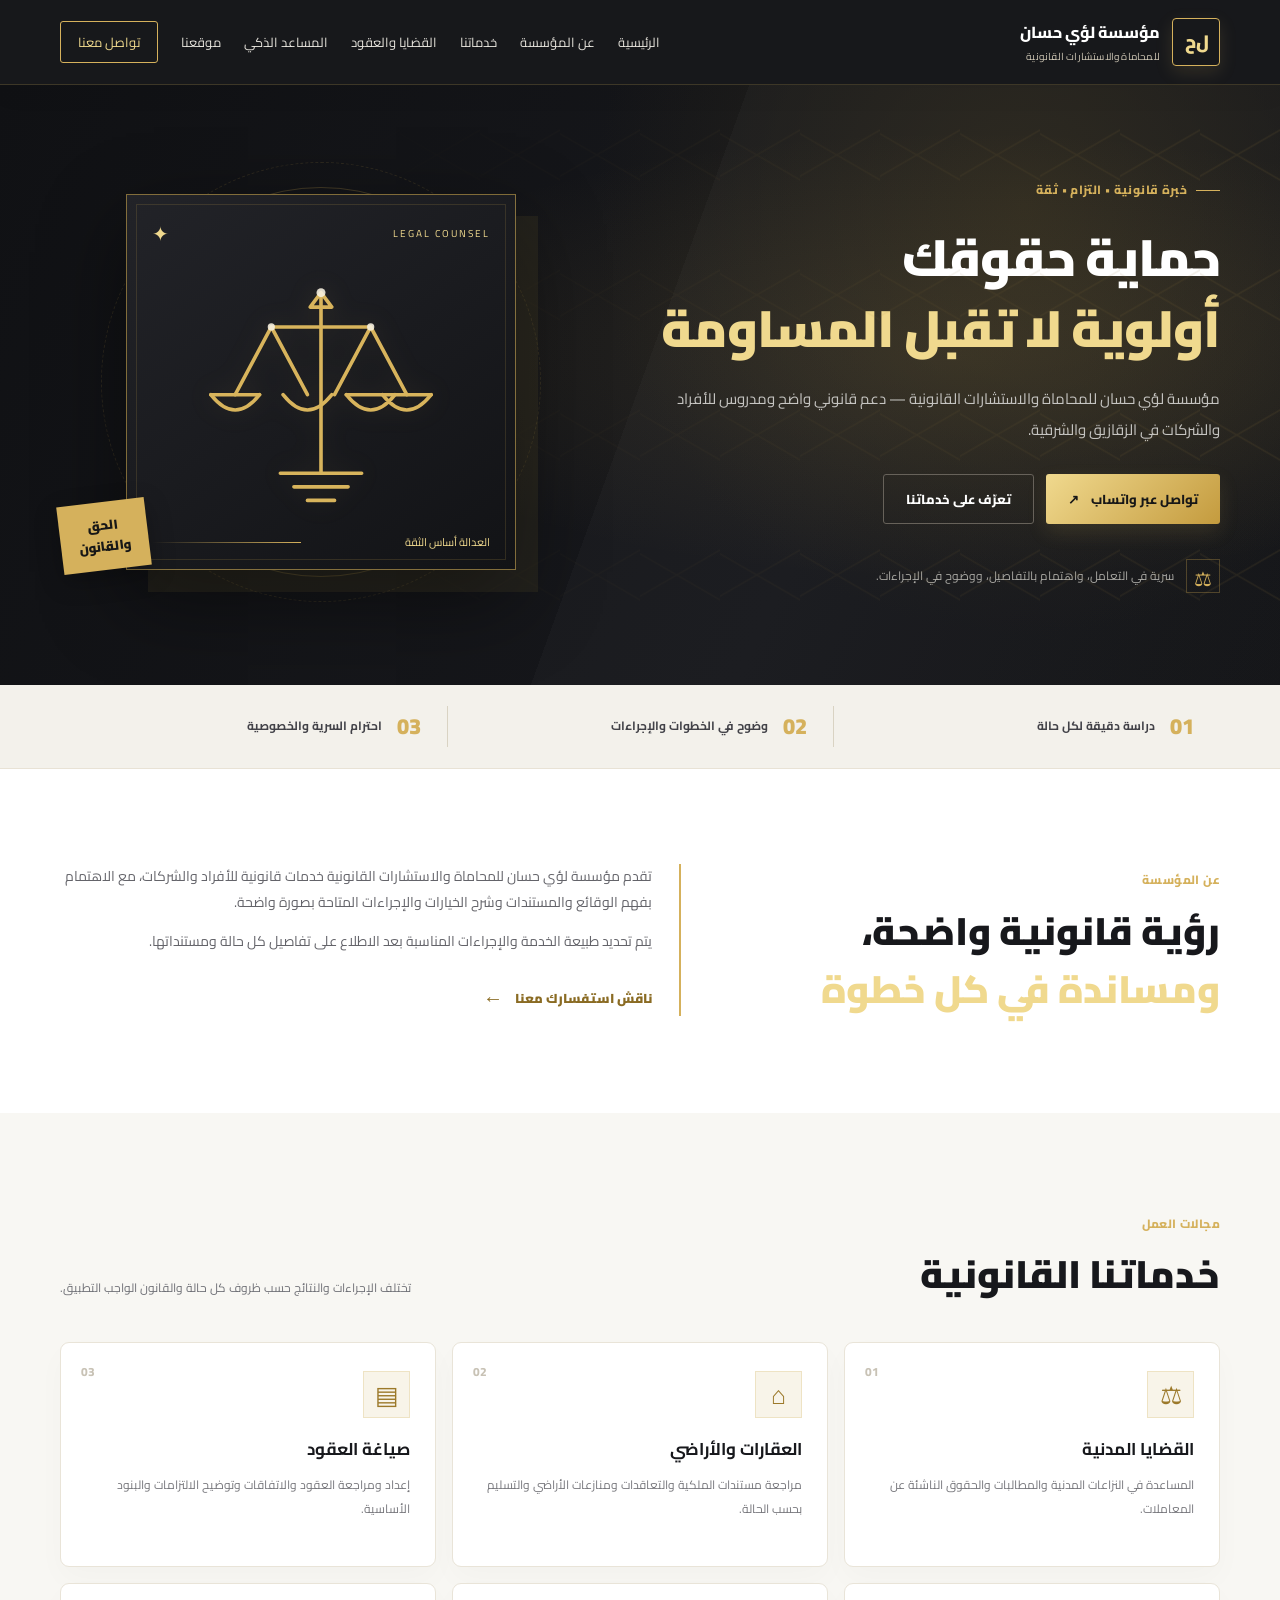
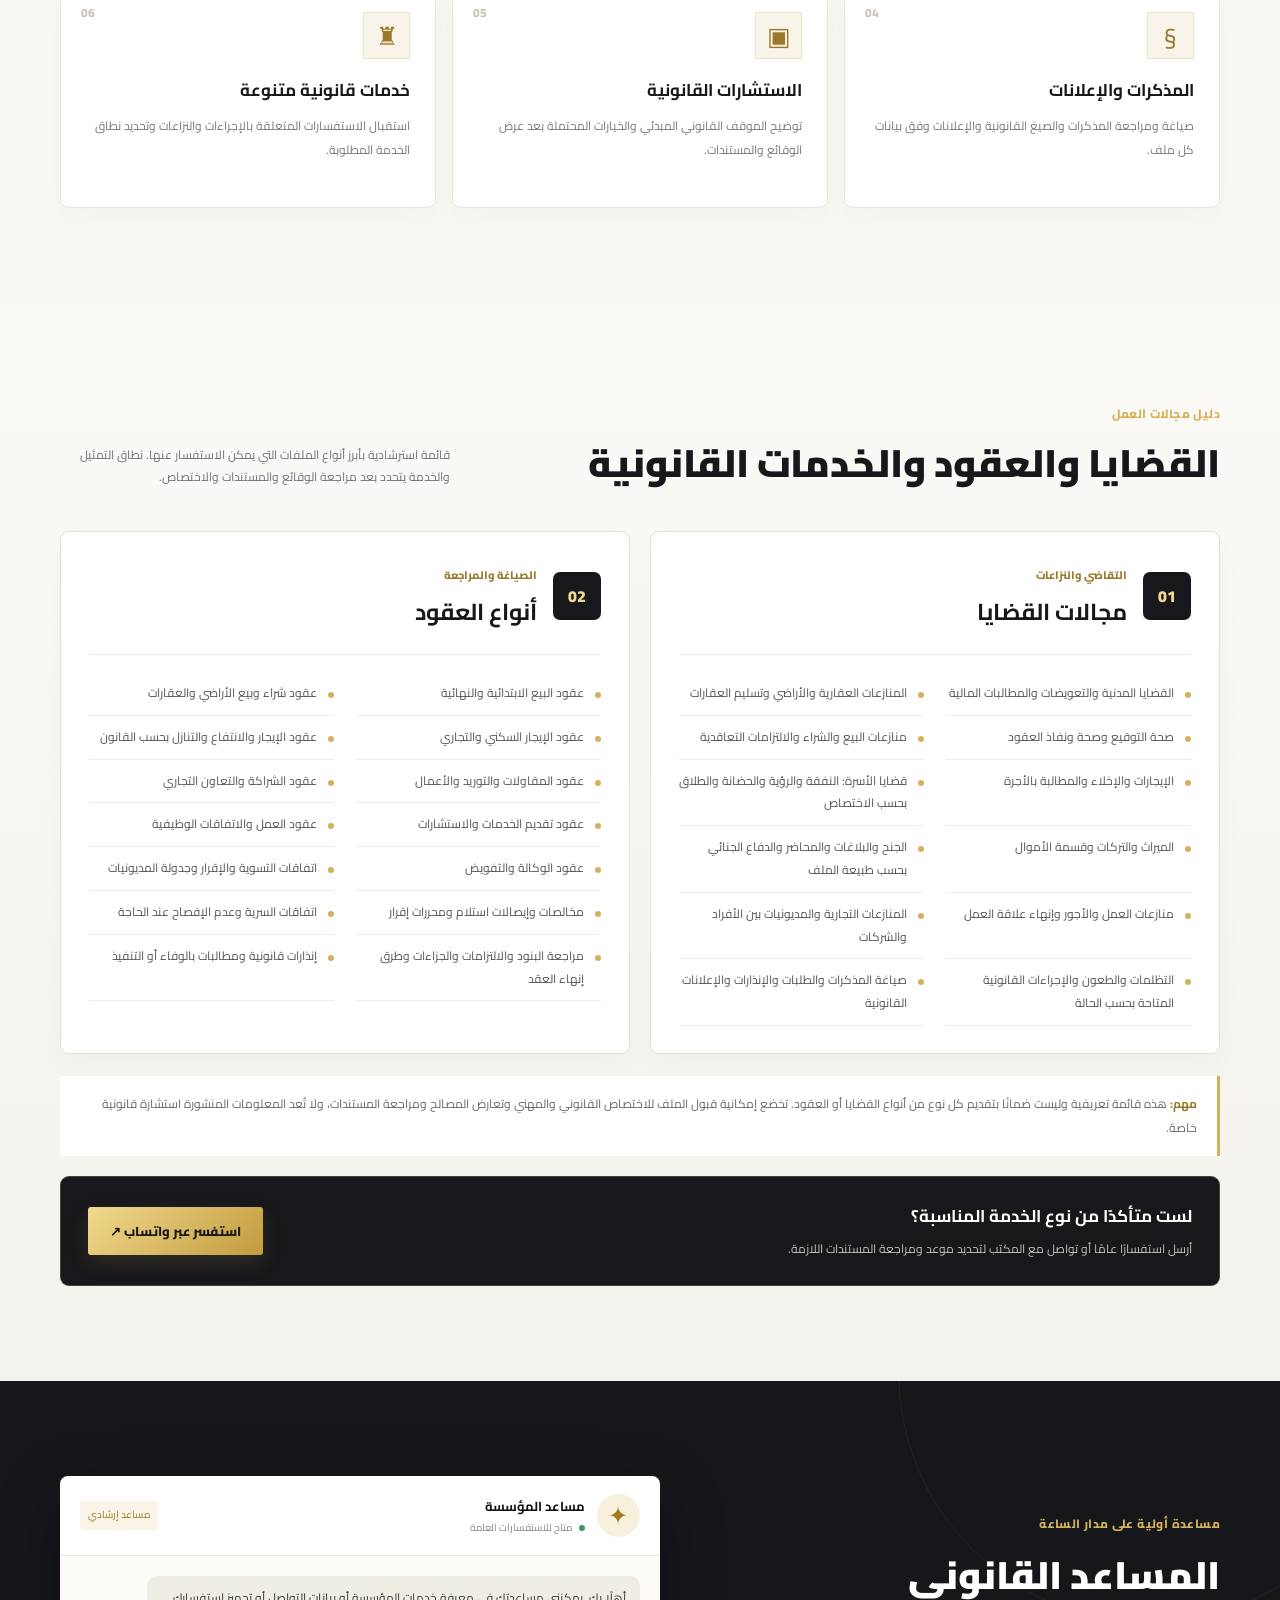
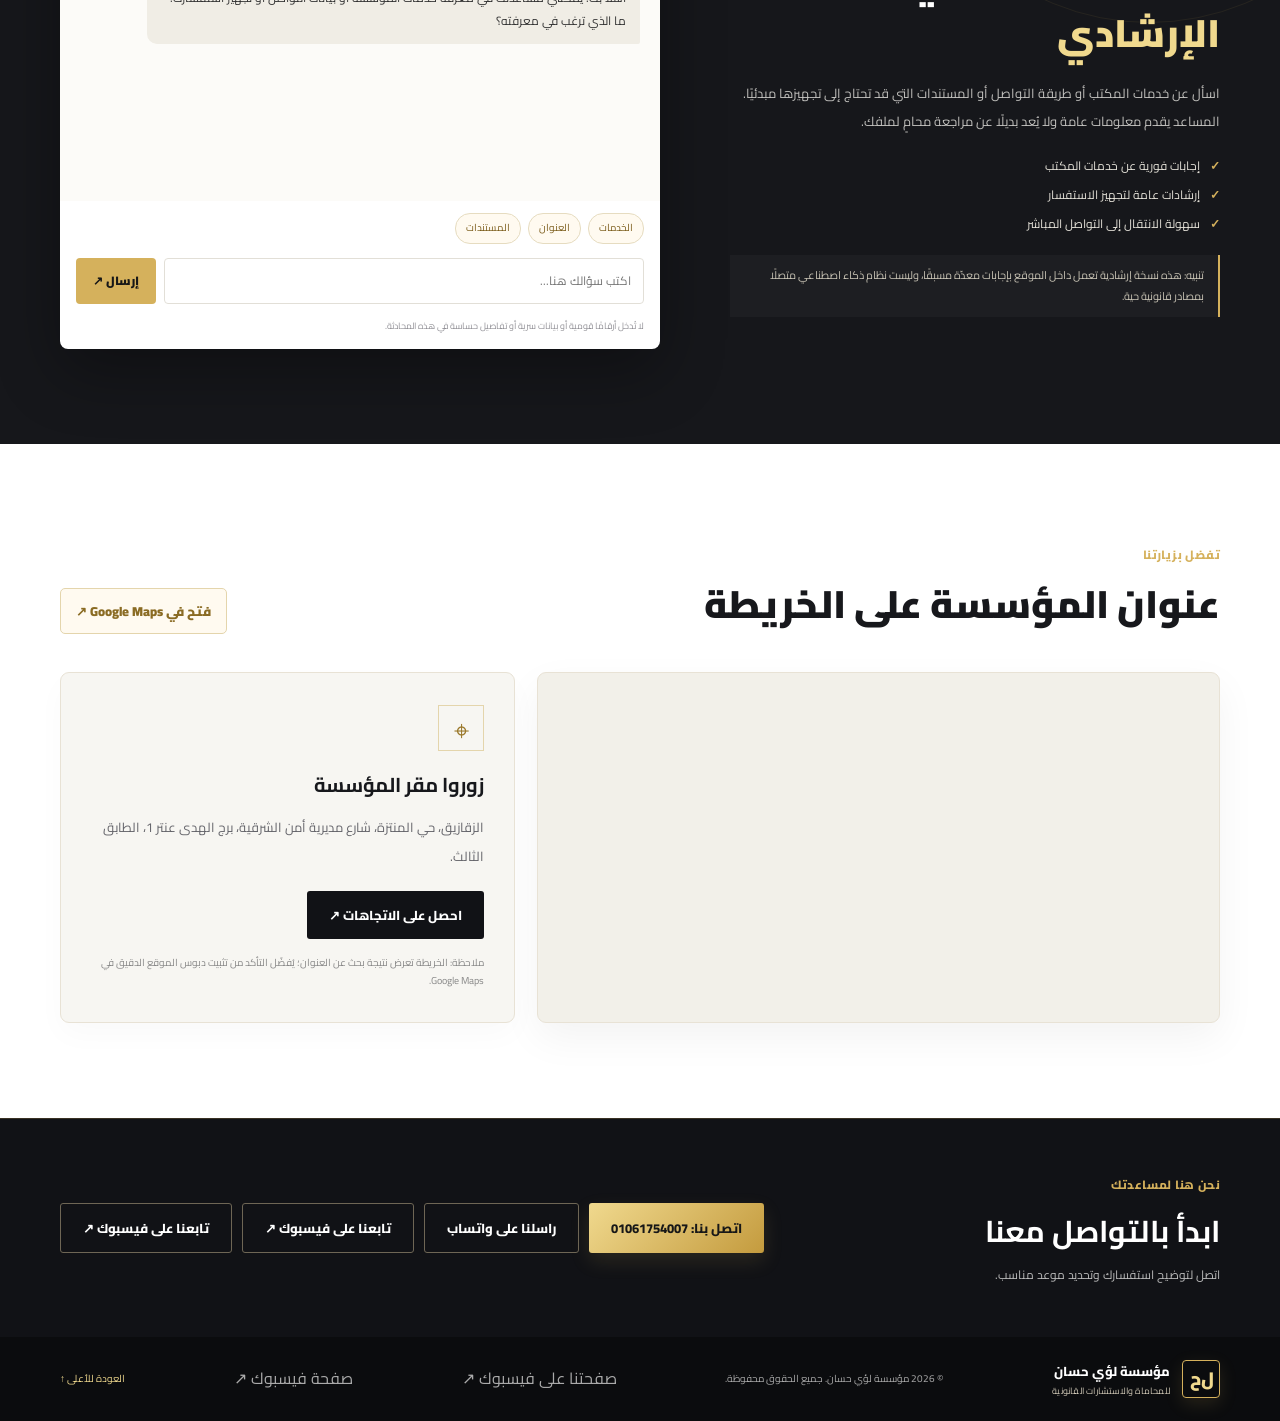
<file: index.html>
<!doctype html>
<html lang="ar" dir="rtl">
<head>
  <meta charset="utf-8"><meta name="viewport" content="width=device-width, initial-scale=1">
  <meta name="theme-color" content="#101114">
  <meta name="description" content="مؤسسة لؤي حسان للمحاماة والاستشارات القانونية في الزقازيق، الشرقية. خدمات قانونية واستشارات وصياغة ومراجعة العقود ومجالات القضايا في الزقازيق. تواصل معنا لتحديد موعد.">
  <title>مؤسسة لؤي حسان للمحاماة والاستشارات القانونية | الزقازيق</title>
  <link rel="preconnect" href="https://fonts.googleapis.com"><link rel="preconnect" href="https://fonts.gstatic.com" crossorigin>
  <link href="https://fonts.googleapis.com/css2?family=Cairo:wght@400;500;600;700;800;900&display=swap" rel="stylesheet">
  <link rel="stylesheet" href="style.css">
</head>
<body>
<header class="site-header"><div class="container nav-wrap">
  <a class="brand" href="#home" aria-label="الصفحة الرئيسية"><span class="brand-mark">ل ح</span><span><strong>مؤسسة لؤي حسان</strong><small>للمحاماة والاستشارات القانونية</small></span></a>
  <button class="menu-toggle" id="menuToggle" aria-label="فتح القائمة" aria-expanded="false">☰</button>
  <nav id="mainNav"><a href="#home">الرئيسية</a><a href="#about">عن المؤسسة</a><a href="#services">خدماتنا</a><a href="#legal-library">القضايا والعقود</a><a href="#assistant">المساعد الذكي</a><a href="#location">موقعنا</a><a class="nav-contact" href="#contact">تواصل معنا</a></nav>
</div></header>
<main>
<section class="hero" id="home"><div class="hero-pattern"></div><div class="container hero-grid"><div class="hero-copy"><span class="eyebrow"><i></i> خبرة قانونية • التزام • ثقة</span><h1>حماية حقوقك<br><em>أولوية لا تقبل المساومة</em></h1><p>مؤسسة لؤي حسان للمحاماة والاستشارات القانونية — دعم قانوني واضح ومدروس للأفراد والشركات في الزقازيق والشرقية.</p><div class="hero-actions"><a class="btn btn-gold" href="https://wa.me/201061754007" target="_blank" rel="noopener">تواصل عبر واتساب <span>↗</span></a><a class="btn btn-outline" href="#services">تعرّف على خدماتنا</a></div><div class="hero-note"><span class="note-icon">⚖</span><span>سرية في التعامل، واهتمام بالتفاصيل، ووضوح في الإجراءات.</span></div></div>
<div class="hero-art" aria-label="رمز ميزان العدالة"><div class="art-orbit orbit-one"></div><div class="art-orbit orbit-two"></div><div class="art-panel"><div class="art-top">LEGAL COUNSEL <span>✦</span></div><svg class="justice" viewBox="0 0 340 310" role="img" aria-label="ميزان العدالة"><g fill="none" stroke="#d8b45c" stroke-width="4" stroke-linecap="round" stroke-linejoin="round"><path d="M170 45V245M115 83H225M170 45l-12 16h24zM125 245h90M140 260h60M155 275h30"/><path d="M115 83L75 158M115 83l40 75M225 83l-40 75M225 83l40 75"/><path d="M48 158Q75 192 102 158M128 158Q155 192 182 158M198 158Q225 192 252 158M238 158Q265 192 292 158"/><path d="M48 158h54M198 158h94"/></g><g fill="#f6f0df" opacity=".9"><circle cx="170" cy="45" r="5"/><circle cx="115" cy="83" r="4"/><circle cx="225" cy="83" r="4"/></g></svg><div class="art-bottom"><span>العدالة أساس الثقة</span><span class="art-line"></span></div></div><div class="gold-stamp">الحق<br>والقانون</div></div></div></section>
<section class="trust-strip"><div class="container trust-grid"><div><b>01</b><span>دراسة دقيقة لكل حالة</span></div><div><b>02</b><span>وضوح في الخطوات والإجراءات</span></div><div><b>03</b><span>احترام السرية والخصوصية</span></div></div></section>
<section class="section about" id="about"><div class="container about-grid"><div><span class="section-kicker">عن المؤسسة</span><h2>رؤية قانونية واضحة،<br><em>ومساندة في كل خطوة</em></h2></div><div class="about-text"><p>تقدم مؤسسة لؤي حسان للمحاماة والاستشارات القانونية خدمات قانونية للأفراد والشركات، مع الاهتمام بفهم الوقائع والمستندات وشرح الخيارات والإجراءات المتاحة بصورة واضحة.</p><p>يتم تحديد طبيعة الخدمة والإجراءات المناسبة بعد الاطلاع على تفاصيل كل حالة ومستنداتها.</p><a class="text-link" href="#contact">ناقش استفسارك معنا <span>←</span></a></div></div></section>
<section class="section services" id="services"><div class="container"><div class="section-heading"><div><span class="section-kicker">مجالات العمل</span><h2>خدماتنا القانونية</h2></div><p>تختلف الإجراءات والنتائج حسب ظروف كل حالة والقانون الواجب التطبيق.</p></div><div class="service-grid">
<article class="service-card"><span class="service-num">01</span><div class="service-icon">⚖</div><h3>القضايا المدنية</h3><p>المساعدة في النزاعات المدنية والمطالبات والحقوق الناشئة عن المعاملات.</p></article>
<article class="service-card"><span class="service-num">02</span><div class="service-icon">⌂</div><h3>العقارات والأراضي</h3><p>مراجعة مستندات الملكية والتعاقدات ومنازعات الأراضي والتسليم بحسب الحالة.</p></article>
<article class="service-card"><span class="service-num">03</span><div class="service-icon">▤</div><h3>صياغة العقود</h3><p>إعداد ومراجعة العقود والاتفاقات وتوضيح الالتزامات والبنود الأساسية.</p></article>
<article class="service-card"><span class="service-num">04</span><div class="service-icon">§</div><h3>المذكرات والإعلانات</h3><p>صياغة ومراجعة المذكرات والصيغ القانونية والإعلانات وفق بيانات كل ملف.</p></article>
<article class="service-card"><span class="service-num">05</span><div class="service-icon">▣</div><h3>الاستشارات القانونية</h3><p>توضيح الموقف القانوني المبدئي والخيارات المحتملة بعد عرض الوقائع والمستندات.</p></article>
<article class="service-card"><span class="service-num">06</span><div class="service-icon">♜</div><h3>خدمات قانونية متنوعة</h3><p>استقبال الاستفسارات المتعلقة بالإجراءات والنزاعات وتحديد نطاق الخدمة المطلوبة.</p></article>
</div></div></section>
<section class="section legal-library" id="legal-library"><div class="container"><div class="section-heading"><div><span class="section-kicker">دليل مجالات العمل</span><h2>القضايا والعقود والخدمات القانونية</h2></div><p>قائمة استرشادية بأبرز أنواع الملفات التي يمكن الاستفسار عنها. نطاق التمثيل والخدمة يتحدد بعد مراجعة الوقائع والمستندات والاختصاص.</p></div>
<div class="legal-columns">
<article class="legal-panel"><div class="legal-panel-head"><span>01</span><div><small>التقاضي والنزاعات</small><h3>مجالات القضايا</h3></div></div><ul class="legal-list"><li>القضايا المدنية والتعويضات والمطالبات المالية</li><li>المنازعات العقارية والأراضي وتسليم العقارات</li><li>صحة التوقيع وصحة ونفاذ العقود</li><li>منازعات البيع والشراء والالتزامات التعاقدية</li><li>الإيجارات والإخلاء والمطالبة بالأجرة</li><li>قضايا الأسرة: النفقة والرؤية والحضانة والطلاق بحسب الاختصاص</li><li>الميراث والتركات وقسمة الأموال</li><li>الجنح والبلاغات والمحاضر والدفاع الجنائي بحسب طبيعة الملف</li><li>منازعات العمل والأجور وإنهاء علاقة العمل</li><li>المنازعات التجارية والمديونيات بين الأفراد والشركات</li><li>التظلمات والطعون والإجراءات القانونية المتاحة بحسب الحالة</li><li>صياغة المذكرات والطلبات والإنذارات والإعلانات القانونية</li></ul></article>
<article class="legal-panel"><div class="legal-panel-head"><span>02</span><div><small>الصياغة والمراجعة</small><h3>أنواع العقود</h3></div></div><ul class="legal-list"><li>عقود البيع الابتدائية والنهائية</li><li>عقود شراء وبيع الأراضي والعقارات</li><li>عقود الإيجار السكني والتجاري</li><li>عقود الإيجار والانتفاع والتنازل بحسب القانون</li><li>عقود المقاولات والتوريد والأعمال</li><li>عقود الشراكة والتعاون التجاري</li><li>عقود تقديم الخدمات والاستشارات</li><li>عقود العمل والاتفاقات الوظيفية</li><li>عقود الوكالة والتفويض</li><li>اتفاقات التسوية والإقرار وجدولة المديونيات</li><li>مخالصات وإيصالات استلام ومحررات إقرار</li><li>اتفاقات السرية وعدم الإفصاح عند الحاجة</li><li>مراجعة البنود والالتزامات والجزاءات وطرق إنهاء العقد</li><li>إنذارات قانونية ومطالبات بالوفاء أو التنفيذ</li></ul></article>
</div><div class="legal-note"><strong>مهم:</strong> هذه قائمة تعريفية وليست ضمانًا بتقديم كل نوع من أنواع القضايا أو العقود. تخضع إمكانية قبول الملف للاختصاص القانوني والمهني وتعارض المصالح ومراجعة المستندات، ولا تُعد المعلومات المنشورة استشارة قانونية خاصة.</div>
<div class="legal-cta"><div><strong>لست متأكدًا من نوع الخدمة المناسبة؟</strong><p>أرسل استفسارًا عامًا أو تواصل مع المكتب لتحديد موعد ومراجعة المستندات اللازمة.</p></div><a class="btn btn-gold" href="https://wa.me/201061754007" target="_blank" rel="noopener">استفسر عبر واتساب ↗</a></div>
</div></section>
<section class="section assistant-section" id="assistant"><div class="container assistant-layout"><div class="assistant-intro"><span class="section-kicker">مساعدة أولية على مدار الساعة</span><h2>المساعد القانوني<br><em>الإرشادي</em></h2><p>اسأل عن خدمات المكتب أو طريقة التواصل أو المستندات التي قد تحتاج إلى تجهيزها مبدئيًا. المساعد يقدم معلومات عامة ولا يُعد بديلًا عن مراجعة محامٍ لملفك.</p><ul><li>إجابات فورية عن خدمات المكتب</li><li>إرشادات عامة لتجهيز الاستفسار</li><li>سهولة الانتقال إلى التواصل المباشر</li></ul><div class="ai-disclaimer">تنبيه: هذه نسخة إرشادية تعمل داخل الموقع بإجابات معدّة مسبقًا، وليست نظام ذكاء اصطناعي متصلًا بمصادر قانونية حية.</div></div>
<div class="chat-card"><div class="chat-head"><div class="bot-avatar">✦</div><div><strong>مساعد المؤسسة</strong><small><span class="online-dot"></span> متاح للاستفسارات العامة</small></div><span class="chat-label">مساعد إرشادي</span></div><div class="chat-messages" id="chatMessages" aria-live="polite"><div class="message bot-message">أهلًا بك. يمكنني مساعدتك في معرفة خدمات المؤسسة أو بيانات التواصل أو تجهيز استفسارك. ما الذي ترغب في معرفته؟</div></div><div class="quick-questions"><button type="button" data-question="ما الخدمات القانونية المتاحة؟">الخدمات</button><button type="button" data-question="ما عنوان المكتب؟">العنوان</button><button type="button" data-question="ما المستندات المطلوبة للاستشارة؟">المستندات</button></div><form id="chatForm" class="chat-form"><input id="chatInput" type="text" placeholder="اكتب سؤالك هنا..." aria-label="اكتب سؤالك" maxlength="500" required><button type="submit" aria-label="إرسال السؤال">إرسال ↗</button></form><p class="chat-footnote">لا تُدخل أرقامًا قومية أو بيانات سرية أو تفاصيل حساسة في هذه المحادثة.</p></div></div></section>
<section class="section location-section" id="location"><div class="container"><div class="section-heading"><div><span class="section-kicker">تفضل بزيارتنا</span><h2>عنوان المؤسسة على الخريطة</h2></div><a class="text-link" href="https://share.google/xym9YGIraDRnaF2XB" target="_blank" rel="noopener">فتح في Google Maps ↗</a></div><div class="location-grid"><div class="map-frame"><iframe title="خريطة البحث عن عنوان مؤسسة لؤي حسان" loading="lazy" referrerpolicy="no-referrer-when-downgrade" src="https://maps.google.com/maps?q=30.5886657%2C31.5077198&z=17&output=embed"></iframe></div><div class="address-card"><span class="address-icon">⌖</span><h3>زوروا مقر المؤسسة</h3><p>الزقازيق، حي المنتزة، شارع مديرية أمن الشرقية، برج الهدى عنتر 1، الطابق الثالث.</p><a class="btn btn-dark" target="_blank" rel="noopener" href="https://share.google/xym9YGIraDRnaF2XB">احصل على الاتجاهات ↗</a><small>ملاحظة: الخريطة تعرض نتيجة بحث عن العنوان؛ يُفضّل التأكد من تثبيت دبوس الموقع الدقيق في Google Maps.</small></div></div></div></section>
<section class="contact-band" id="contact"><div class="container contact-inner"><div><span class="section-kicker">نحن هنا لمساعدتك</span><h2>ابدأ بالتواصل معنا</h2><p>اتصل لتوضيح استفسارك وتحديد موعد مناسب.</p></div><div class="contact-actions"><a class="btn btn-gold" href="tel:01061754007">اتصل بنا: 01061754007</a><a class="btn btn-light-outline" href="https://wa.me/201061754007" target="_blank" rel="noopener">راسلنا على واتساب</a><a class="btn btn-light-outline" href="https://www.facebook.com/p/%D9%85%D8%A4%D8%B3%D8%B3%D8%A9-%D9%84%D8%A4%D9%8A-%D8%AD%D8%B3%D8%A7%D9%86-%D9%84%D9%84%D9%85%D8%AD%D8%A7%D9%85%D8%A7%D8%A9-%D9%88%D8%A7%D9%84%D8%A7%D8%B3%D8%AA%D8%B4%D8%A7%D8%B1%D8%A7%D8%AA-%D8%A7%D9%84%D9%82%D8%A7%D9%86%D9%88%D9%86%D9%8A%D8%A9-61592327451810/" target="_blank" rel="noopener">تابعنا على فيسبوك ↗</a><a class="btn btn-light-outline" href="https://www.facebook.com/p/%D9%85%D8%A4%D8%B3%D8%B3%D8%A9-%D9%84%D8%A4%D9%8A-%D8%AD%D8%B3%D8%A7%D9%86-%D9%84%D9%84%D9%85%D8%AD%D8%A7%D9%85%D8%A7%D8%A9-%D9%88%D8%A7%D9%84%D8%A7%D8%B3%D8%AA%D8%B4%D8%A7%D8%B1%D8%A7%D8%AA-%D8%A7%D9%84%D9%82%D8%A7%D9%86%D9%88%D9%86%D9%8A%D8%A9-61592327451810/" target="_blank" rel="noopener noreferrer">تابعنا على فيسبوك ↗</a></div></div></section>
</main>
<footer><div class="container footer-inner"><a class="brand footer-brand" href="#home"><span class="brand-mark">ل ح</span><span><strong>مؤسسة لؤي حسان</strong><small>للمحاماة والاستشارات القانونية</small></span></a><p>© <span id="year"></span> مؤسسة لؤي حسان. جميع الحقوق محفوظة.</p><a href="https://www.facebook.com/p/%D9%85%D8%A4%D8%B3%D8%B3%D8%A9-%D9%84%D8%A4%D9%8A-%D8%AD%D8%B3%D8%A7%D9%86-%D9%84%D9%84%D9%85%D8%AD%D8%A7%D9%85%D8%A7%D8%A9-%D9%88%D8%A7%D9%84%D8%A7%D8%B3%D8%AA%D8%B4%D8%A7%D8%B1%D8%A7%D8%AA-%D8%A7%D9%84%D9%82%D8%A7%D9%86%D9%88%D9%86%D9%8A%D8%A9-61592327451810/" target="_blank" rel="noopener noreferrer">صفحتنا على فيسبوك ↗</a><a href="https://www.facebook.com/p/%D9%85%D8%A4%D8%B3%D8%B3%D8%A9-%D9%84%D8%A4%D9%8A-%D8%AD%D8%B3%D8%A7%D9%86-%D9%84%D9%84%D9%85%D8%AD%D8%A7%D9%85%D8%A7%D8%A9-%D9%88%D8%A7%D9%84%D8%A7%D8%B3%D8%AA%D8%B4%D8%A7%D8%B1%D8%A7%D8%AA-%D8%A7%D9%84%D9%82%D8%A7%D9%86%D9%88%D9%86%D9%8A%D8%A9-61592327451810/" target="_blank" rel="noopener">صفحة فيسبوك ↗</a><a href="#home">العودة للأعلى ↑</a></div></footer>
<script src="script.js"></script>
</body></html>
</file>
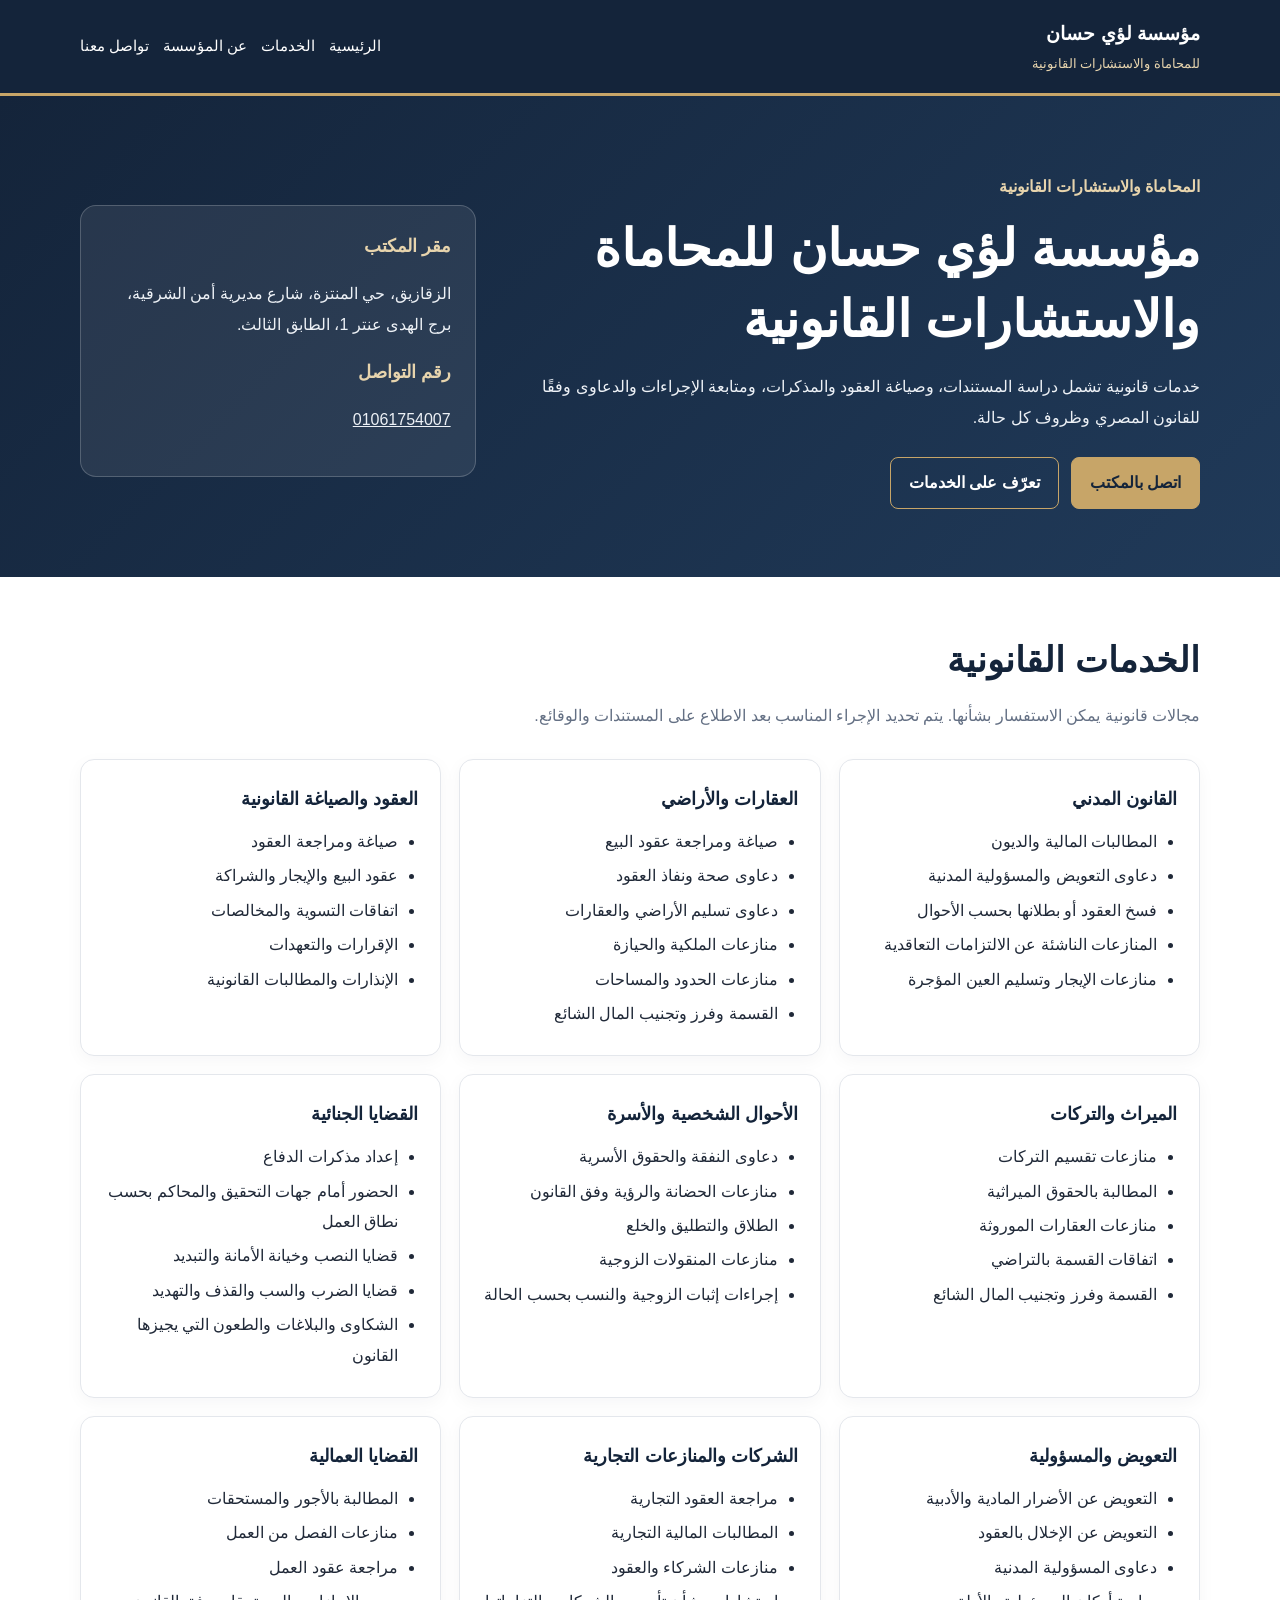
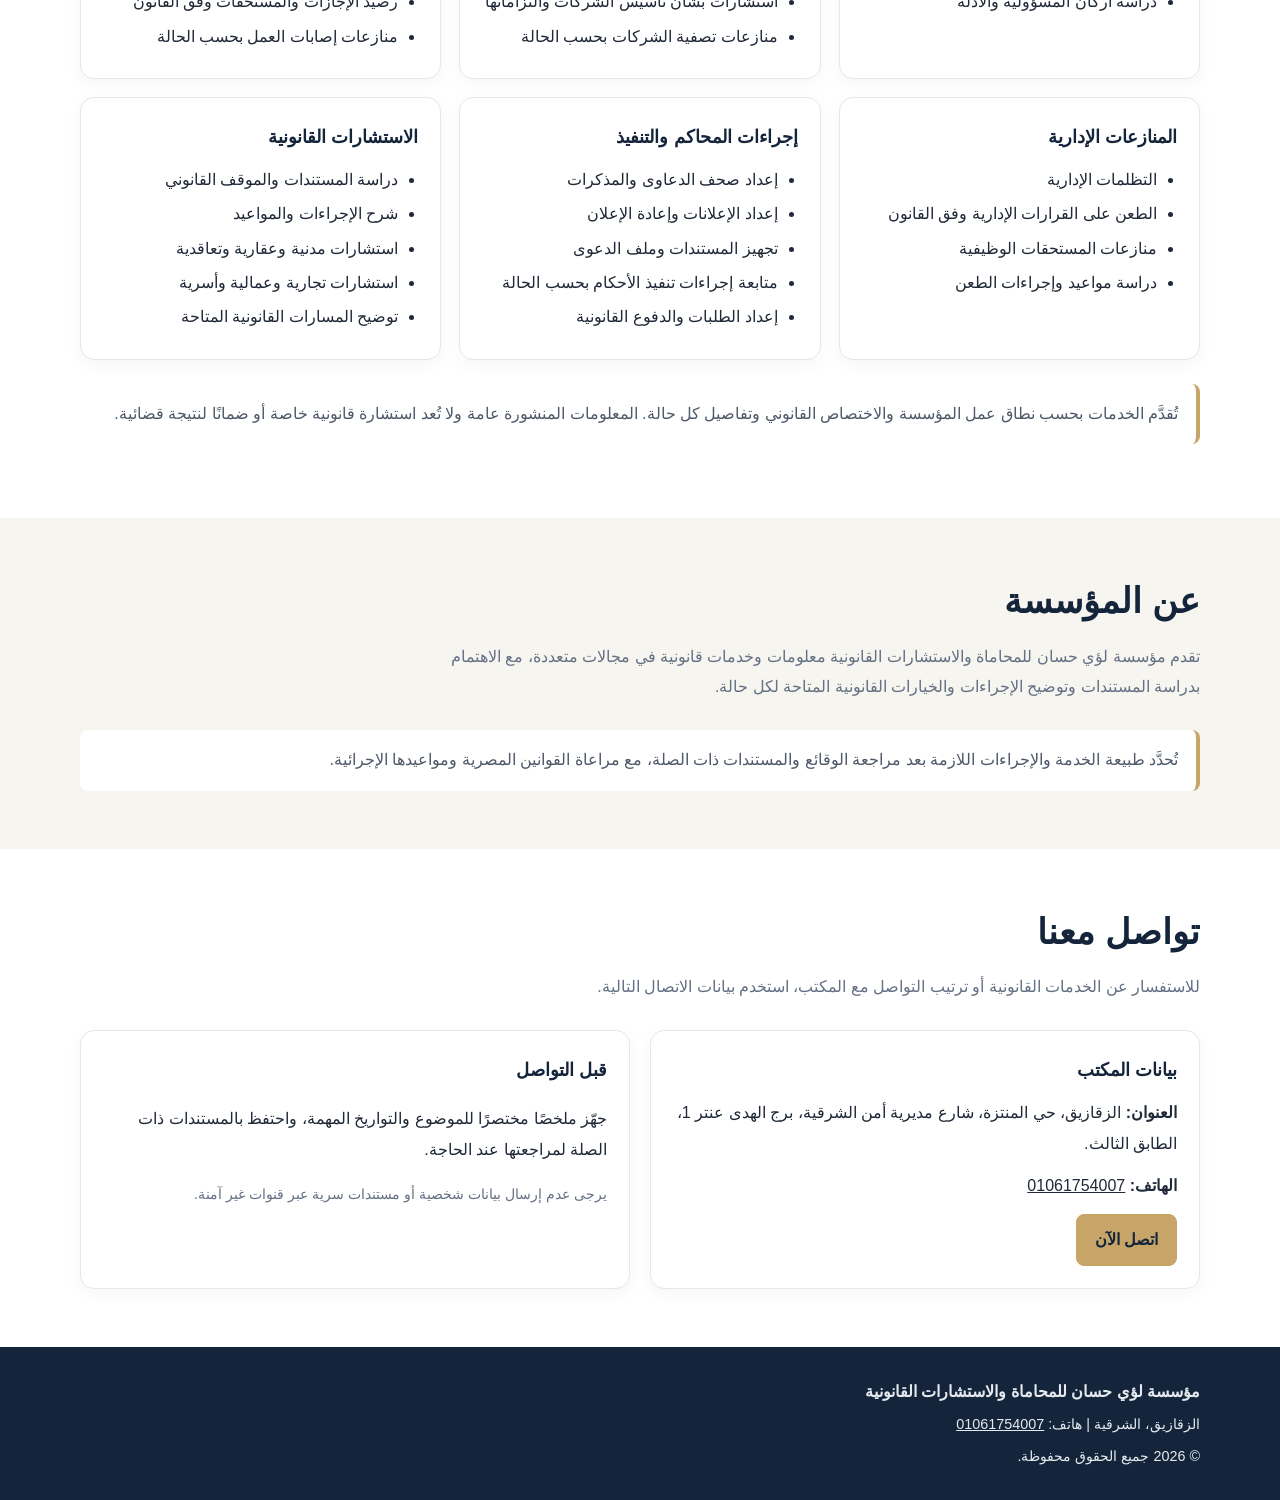
<file: 033.html>
<!doctype html>
<html lang="ar" dir="rtl">
<head>
  <meta charset="utf-8">
  <meta name="viewport" content="width=device-width, initial-scale=1">
  <title>مؤسسة لؤي حسان للمحاماة والاستشارات القانونية | الزقازيق</title>
  <meta name="description" content="مؤسسة لؤي حسان للمحاماة والاستشارات القانونية بالزقازيق، الشرقية. تعرّف على الخدمات القانونية ومعلومات التواصل واحجز موعدًا للاستفسار.">
  <meta name="robots" content="index,follow">
  <meta name="theme-color" content="#14243a">
  <link rel="canonical" href="https://loayh1608-art.github.io/loay-hassan-law/">
  <style>
    :root { --navy:#14243a; --navy2:#203a59; --gold:#c7a568; --cream:#f7f5f0; --ink:#202938; --muted:#647084; --white:#fff; }
    * { box-sizing:border-box; }
    html { scroll-behavior:smooth; }
    body { margin:0; font-family:Tahoma,Arial,sans-serif; line-height:1.9; color:var(--ink); background:#fff; }
    a { color:inherit; }
    .container { width:min(1120px,92%); margin-inline:auto; }
    header { background:var(--navy); color:#fff; border-bottom:3px solid var(--gold); }
    .topbar { display:flex; align-items:center; justify-content:space-between; gap:18px; padding:16px 0; flex-wrap:wrap; }
    .brand { font-size:1.2rem; font-weight:700; }
    .brand small { display:block; color:#e7d4ad; font-size:.82rem; font-weight:400; }
    nav { display:flex; flex-wrap:wrap; gap:14px; }
    nav a { text-decoration:none; color:#fff; font-size:.94rem; }
    nav a:hover { color:#e7d4ad; }
    .hero { background:linear-gradient(135deg,var(--navy),var(--navy2)); color:#fff; padding:76px 0 68px; }
    .hero-grid { display:grid; grid-template-columns:1.4fr .8fr; gap:32px; align-items:center; }
    .eyebrow { color:#e7d4ad; font-weight:700; }
    h1 { font-size:clamp(2rem,4vw,3.25rem); line-height:1.4; margin:10px 0 16px; }
    .hero p { color:#edf1f6; max-width:720px; }
    .actions { display:flex; gap:12px; flex-wrap:wrap; margin-top:24px; }
    .btn { display:inline-block; padding:10px 18px; border-radius:8px; text-decoration:none; font-weight:700; border:1px solid var(--gold); }
    .btn.gold { background:var(--gold); color:#14243a; }
    .btn.outline { color:#fff; }
    .hero-card { background:rgba(255,255,255,.08); border:1px solid rgba(255,255,255,.2); border-radius:16px; padding:24px; }
    .hero-card strong { color:#e7d4ad; display:block; font-size:1.1rem; }
    section { padding:58px 0; }
    section.alt { background:var(--cream); }
    .section-head { max-width:760px; margin-bottom:28px; }
    h2 { color:var(--navy); font-size:clamp(1.55rem,3vw,2.2rem); line-height:1.4; margin:0 0 10px; }
    .section-head p, .muted { color:var(--muted); }
    .grid { display:grid; grid-template-columns:repeat(3,minmax(0,1fr)); gap:18px; }
    .card { background:#fff; border:1px solid #e4e7ec; border-radius:14px; padding:22px; box-shadow:0 5px 18px rgba(20,36,58,.04); }
    .card h3 { color:var(--navy); margin:0 0 10px; font-size:1.15rem; }
    .card ul { margin:0; padding-right:20px; }
    .card li { margin:4px 0; }
    .note { border-right:4px solid var(--gold); background:#fff; padding:15px 18px; border-radius:8px; color:#4e5969; }
    .contact-grid { display:grid; grid-template-columns:1fr 1fr; gap:20px; }
    .contact-item { margin:0 0 12px; }
    footer { background:var(--navy); color:#fff; padding:26px 0; }
    footer p { margin:4px 0; color:#e5eaf0; }
    .small { font-size:.9rem; }
    @media (max-width:800px) { .hero-grid,.contact-grid { grid-template-columns:1fr; } .grid { grid-template-columns:repeat(2,minmax(0,1fr)); } .hero { padding:54px 0; } }
    @media (max-width:560px) { .grid { grid-template-columns:1fr; } nav { gap:9px 13px; } .topbar { align-items:flex-start; } section { padding:42px 0; } }
  </style>
</head>
<body>
<header>
  <div class="container topbar">
    <div class="brand">مؤسسة لؤي حسان <small>للمحاماة والاستشارات القانونية</small></div>
    <nav aria-label="القائمة الرئيسية">
      <a href="#home">الرئيسية</a><a href="#services">الخدمات</a><a href="#about">عن المؤسسة</a><a href="#contact">تواصل معنا</a>
    </nav>
  </div>
</header>

<main>
  <section class="hero" id="home">
    <div class="container hero-grid">
      <div>
        <div class="eyebrow">المحاماة والاستشارات القانونية</div>
        <h1>مؤسسة لؤي حسان للمحاماة والاستشارات القانونية</h1>
        <p>خدمات قانونية تشمل دراسة المستندات، وصياغة العقود والمذكرات، ومتابعة الإجراءات والدعاوى وفقًا للقانون المصري وظروف كل حالة.</p>
        <div class="actions">
          <a class="btn gold" href="tel:01061754007">اتصل بالمكتب</a>
          <a class="btn outline" href="#services">تعرّف على الخدمات</a>
        </div>
      </div>
      <aside class="hero-card">
        <strong>مقر المكتب</strong>
        <p>الزقازيق، حي المنتزة، شارع مديرية أمن الشرقية، برج الهدى عنتر 1، الطابق الثالث.</p>
        <strong>رقم التواصل</strong>
        <p dir="ltr" style="text-align:right"><a href="tel:01061754007">01061754007</a></p>
      </aside>
    </div>
  </section>

  <section id="services">
    <div class="container">
      <div class="section-head">
        <h2>الخدمات القانونية</h2>
        <p>مجالات قانونية يمكن الاستفسار بشأنها. يتم تحديد الإجراء المناسب بعد الاطلاع على المستندات والوقائع.</p>
      </div>
      <div class="grid">
        <article class="card">
          <h3>القانون المدني</h3>
          <ul><li>المطالبات المالية والديون</li><li>دعاوى التعويض والمسؤولية المدنية</li><li>فسخ العقود أو بطلانها بحسب الأحوال</li><li>المنازعات الناشئة عن الالتزامات التعاقدية</li><li>منازعات الإيجار وتسليم العين المؤجرة</li></ul>
        </article>
        <article class="card">
          <h3>العقارات والأراضي</h3>
          <ul><li>صياغة ومراجعة عقود البيع</li><li>دعاوى صحة ونفاذ العقود</li><li>دعاوى تسليم الأراضي والعقارات</li><li>منازعات الملكية والحيازة</li><li>منازعات الحدود والمساحات</li><li>القسمة وفرز وتجنيب المال الشائع</li></ul>
        </article>
        <article class="card">
          <h3>العقود والصياغة القانونية</h3>
          <ul><li>صياغة ومراجعة العقود</li><li>عقود البيع والإيجار والشراكة</li><li>اتفاقات التسوية والمخالصات</li><li>الإقرارات والتعهدات</li><li>الإنذارات والمطالبات القانونية</li></ul>
        </article>
        <article class="card">
          <h3>الميراث والتركات</h3>
          <ul><li>منازعات تقسيم التركات</li><li>المطالبة بالحقوق الميراثية</li><li>منازعات العقارات الموروثة</li><li>اتفاقات القسمة بالتراضي</li><li>القسمة وفرز وتجنيب المال الشائع</li></ul>
        </article>
        <article class="card">
          <h3>الأحوال الشخصية والأسرة</h3>
          <ul><li>دعاوى النفقة والحقوق الأسرية</li><li>منازعات الحضانة والرؤية وفق القانون</li><li>الطلاق والتطليق والخلع</li><li>منازعات المنقولات الزوجية</li><li>إجراءات إثبات الزوجية والنسب بحسب الحالة</li></ul>
        </article>
        <article class="card">
          <h3>القضايا الجنائية</h3>
          <ul><li>إعداد مذكرات الدفاع</li><li>الحضور أمام جهات التحقيق والمحاكم بحسب نطاق العمل</li><li>قضايا النصب وخيانة الأمانة والتبديد</li><li>قضايا الضرب والسب والقذف والتهديد</li><li>الشكاوى والبلاغات والطعون التي يجيزها القانون</li></ul>
        </article>
        <article class="card">
          <h3>التعويض والمسؤولية</h3>
          <ul><li>التعويض عن الأضرار المادية والأدبية</li><li>التعويض عن الإخلال بالعقود</li><li>دعاوى المسؤولية المدنية</li><li>دراسة أركان المسؤولية والأدلة</li></ul>
        </article>
        <article class="card">
          <h3>الشركات والمنازعات التجارية</h3>
          <ul><li>مراجعة العقود التجارية</li><li>المطالبات المالية التجارية</li><li>منازعات الشركاء والعقود</li><li>استشارات بشأن تأسيس الشركات والتزاماتها</li><li>منازعات تصفية الشركات بحسب الحالة</li></ul>
        </article>
        <article class="card">
          <h3>القضايا العمالية</h3>
          <ul><li>المطالبة بالأجور والمستحقات</li><li>منازعات الفصل من العمل</li><li>مراجعة عقود العمل</li><li>رصيد الإجازات والمستحقات وفق القانون</li><li>منازعات إصابات العمل بحسب الحالة</li></ul>
        </article>
        <article class="card">
          <h3>المنازعات الإدارية</h3>
          <ul><li>التظلمات الإدارية</li><li>الطعن على القرارات الإدارية وفق القانون</li><li>منازعات المستحقات الوظيفية</li><li>دراسة مواعيد وإجراءات الطعن</li></ul>
        </article>
        <article class="card">
          <h3>إجراءات المحاكم والتنفيذ</h3>
          <ul><li>إعداد صحف الدعاوى والمذكرات</li><li>إعداد الإعلانات وإعادة الإعلان</li><li>تجهيز المستندات وملف الدعوى</li><li>متابعة إجراءات تنفيذ الأحكام بحسب الحالة</li><li>إعداد الطلبات والدفوع القانونية</li></ul>
        </article>
        <article class="card">
          <h3>الاستشارات القانونية</h3>
          <ul><li>دراسة المستندات والموقف القانوني</li><li>شرح الإجراءات والمواعيد</li><li>استشارات مدنية وعقارية وتعاقدية</li><li>استشارات تجارية وعمالية وأسرية</li><li>توضيح المسارات القانونية المتاحة</li></ul>
        </article>
      </div>
      <p class="note" style="margin-top:24px">تُقدَّم الخدمات بحسب نطاق عمل المؤسسة والاختصاص القانوني وتفاصيل كل حالة. المعلومات المنشورة عامة ولا تُعد استشارة قانونية خاصة أو ضمانًا لنتيجة قضائية.</p>
    </div>
  </section>

  <section class="alt" id="about">
    <div class="container">
      <div class="section-head">
        <h2>عن المؤسسة</h2>
        <p>تقدم مؤسسة لؤي حسان للمحاماة والاستشارات القانونية معلومات وخدمات قانونية في مجالات متعددة، مع الاهتمام بدراسة المستندات وتوضيح الإجراءات والخيارات القانونية المتاحة لكل حالة.</p>
      </div>
      <div class="note">تُحدَّد طبيعة الخدمة والإجراءات اللازمة بعد مراجعة الوقائع والمستندات ذات الصلة، مع مراعاة القوانين المصرية ومواعيدها الإجرائية.</div>
    </div>
  </section>

  <section id="contact">
    <div class="container">
      <div class="section-head">
        <h2>تواصل معنا</h2>
        <p>للاستفسار عن الخدمات القانونية أو ترتيب التواصل مع المكتب، استخدم بيانات الاتصال التالية.</p>
      </div>
      <div class="contact-grid">
        <div class="card">
          <h3>بيانات المكتب</h3>
          <p class="contact-item"><strong>العنوان:</strong> الزقازيق، حي المنتزة، شارع مديرية أمن الشرقية، برج الهدى عنتر 1، الطابق الثالث.</p>
          <p class="contact-item"><strong>الهاتف:</strong> <a href="tel:01061754007">01061754007</a></p>
          <a class="btn gold" href="tel:01061754007">اتصل الآن</a>
        </div>
        <div class="card">
          <h3>قبل التواصل</h3>
          <p>جهّز ملخصًا مختصرًا للموضوع والتواريخ المهمة، واحتفظ بالمستندات ذات الصلة لمراجعتها عند الحاجة.</p>
          <p class="muted small">يرجى عدم إرسال بيانات شخصية أو مستندات سرية عبر قنوات غير آمنة.</p>
        </div>
      </div>
    </div>
  </section>
</main>

<footer>
  <div class="container">
    <p><strong>مؤسسة لؤي حسان للمحاماة والاستشارات القانونية</strong></p>
    <p class="small">الزقازيق، الشرقية | هاتف: <a href="tel:01061754007">01061754007</a></p>
    <p class="small">© <span id="year">2026</span> جميع الحقوق محفوظة.</p>
  </div>
</footer>
</body>
</html>
</file>
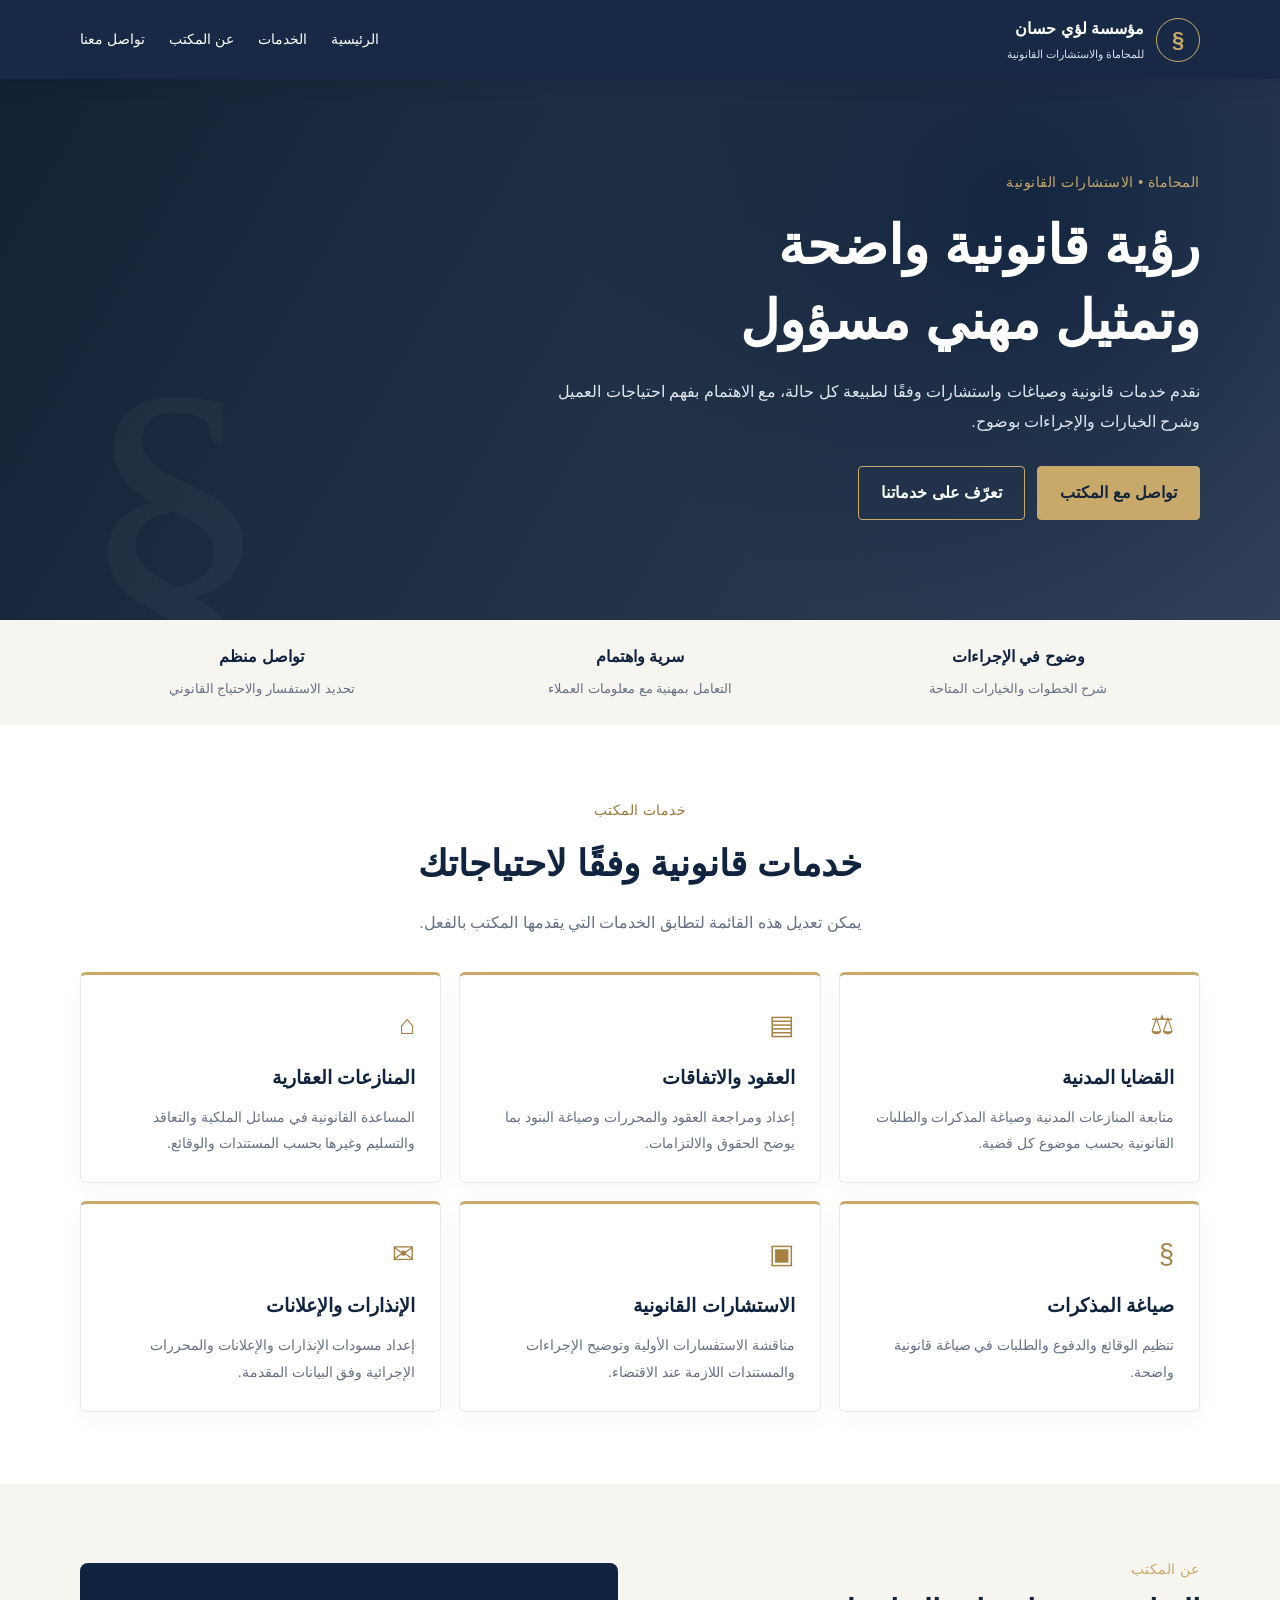
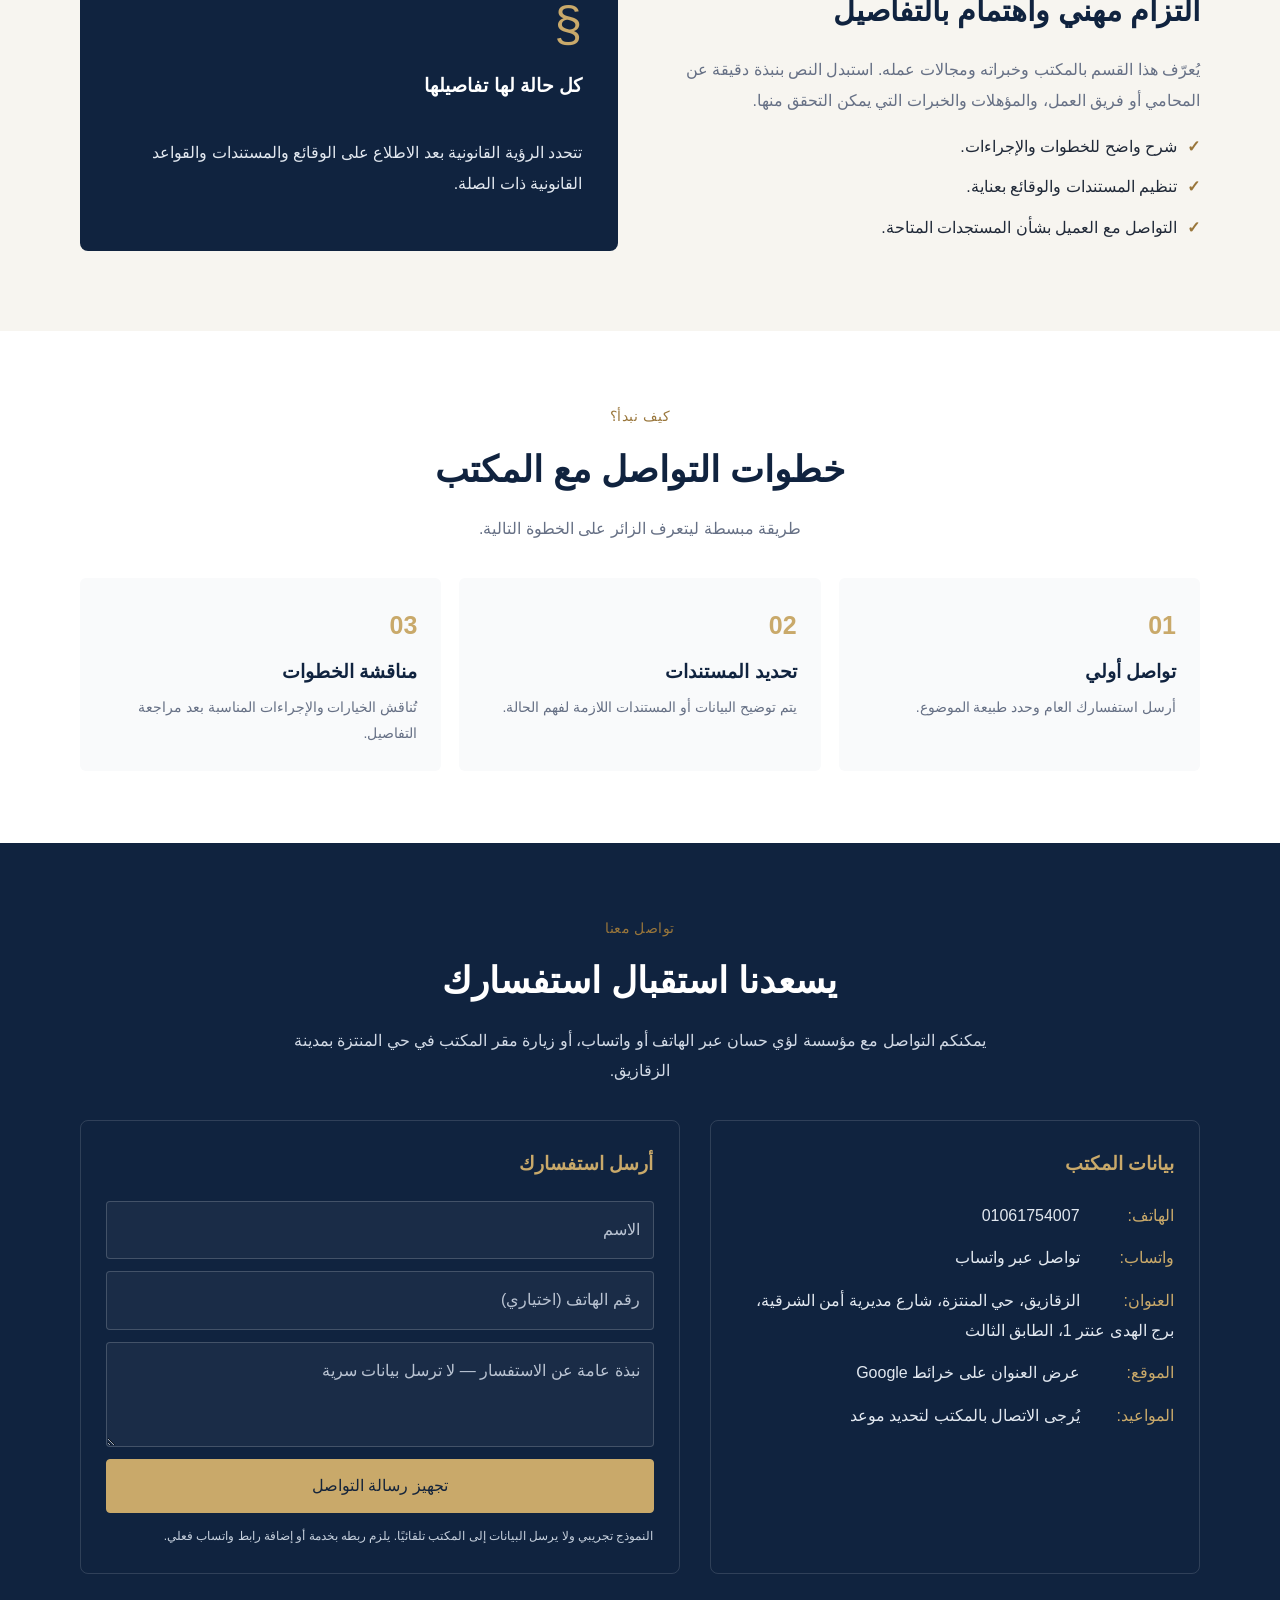
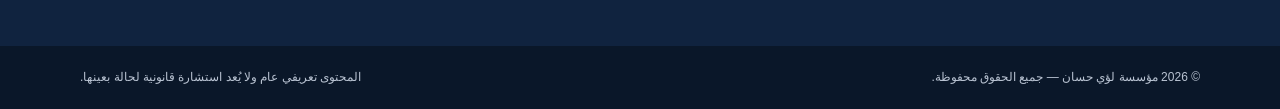
<file: law_office_website.html>
<!DOCTYPE html>
<html lang="ar" dir="rtl">
<head>
  <meta charset="UTF-8">
  <meta name="viewport" content="width=device-width, initial-scale=1.0">
  <meta name="description" content="مؤسسة لؤي حسان للمحاماة والاستشارات القانونية">
  <title>مؤسسة لؤي حسان للمحاماة والاستشارات القانونية</title>
  <style>
    :root{--navy:#10233f;--navy2:#183557;--gold:#c9a96a;--cream:#f7f5f0;--ink:#202938;--muted:#667085;--white:#fff}
    *{box-sizing:border-box} html{scroll-behavior:smooth} body{margin:0;font-family:Tahoma,Arial,sans-serif;color:var(--ink);background:#fff;line-height:1.9}
    a{color:inherit;text-decoration:none}.container{width:min(1120px,92%);margin:auto}
    header{background:rgba(16,35,63,.97);color:#fff;position:sticky;top:0;z-index:10;box-shadow:0 5px 20px #00000012}
    .nav{display:flex;align-items:center;justify-content:space-between;gap:20px;padding:14px 0}.brand{display:flex;align-items:center;gap:12px;font-weight:700}.mark{width:44px;height:44px;border:1px solid var(--gold);color:var(--gold);display:grid;place-items:center;font-size:22px;border-radius:50%}.brand small{display:block;color:#d8deea;font-size:11px;font-weight:400}.links{display:flex;gap:24px;font-size:14px}.links a:hover{color:var(--gold)}
    .hero{background:linear-gradient(120deg,rgba(9,24,44,.96),rgba(16,35,63,.87)),radial-gradient(circle at 80% 25%,#526783,transparent 40%);color:#fff;padding:90px 0 100px;position:relative;overflow:hidden}.hero:after{content:'§';position:absolute;left:6%;bottom:-105px;font-family:Georgia,serif;font-size:390px;color:#ffffff08;line-height:1}.eyebrow{color:var(--gold);letter-spacing:.5px;font-size:14px}.hero h1{font-size:clamp(32px,5vw,54px);line-height:1.4;margin:12px 0 18px;max-width:760px}.hero p{max-width:650px;color:#e0e7f0;margin:0 0 28px}.actions{display:flex;gap:12px;flex-wrap:wrap}.btn{display:inline-block;padding:11px 22px;border-radius:4px;font-weight:700;border:1px solid var(--gold);transition:.2s}.btn.primary{background:var(--gold);color:#14243b}.btn.secondary{color:#fff}.btn:hover{transform:translateY(-2px);filter:brightness(1.06)}
    .trust{background:var(--cream);padding:22px 0}.trust-grid{display:grid;grid-template-columns:repeat(3,1fr);gap:15px;text-align:center}.trust strong{display:block;color:var(--navy);font-size:16px}.trust span{font-size:13px;color:var(--muted)}section{padding:72px 0}.section-head{text-align:center;max-width:720px;margin:0 auto 34px}.section-head .eyebrow{color:#99763b}.section-head h2{font-size:clamp(25px,3vw,36px);color:var(--navy);margin:6px 0 10px}.section-head p{color:var(--muted);margin:0}.services{display:grid;grid-template-columns:repeat(3,1fr);gap:18px}.service{padding:25px;background:#fff;border:1px solid #e7e9ed;border-top:3px solid var(--gold);border-radius:6px;box-shadow:0 8px 26px #10233f08}.service .icon{color:#a68143;font-size:27px}.service h3{margin:8px 0;color:var(--navy);font-size:19px}.service p{margin:0;color:var(--muted);font-size:14px}
    .about{background:var(--cream)}.about-grid{display:grid;grid-template-columns:1fr 1fr;gap:44px;align-items:center}.about-panel{background:var(--navy);color:#fff;padding:36px;border-radius:8px;min-height:260px;display:flex;flex-direction:column;justify-content:center}.about-panel .big{font-size:50px;color:var(--gold);line-height:1}.about-panel p{color:#e1e7ef}.about h2{color:var(--navy);font-size:30px;margin:0 0 12px}.about-copy{color:var(--muted)}.values{padding:0;list-style:none}.values li{margin:10px 0}.values li:before{content:'✓';color:#99763b;font-weight:bold;margin-left:10px}
    .steps{display:grid;grid-template-columns:repeat(3,1fr);gap:18px}.step{background:#f9fafb;padding:24px;border-radius:6px}.step b{color:var(--gold);font-size:25px}.step h3{color:var(--navy);margin:4px 0}.step p{font-size:14px;color:var(--muted);margin:0}
    .contact{background:var(--navy);color:#fff}.contact .section-head h2{color:#fff}.contact .section-head p{color:#d1d9e5}.contact-grid{display:grid;grid-template-columns:.9fr 1.1fr;gap:30px}.contact-card{border:1px solid #ffffff22;border-radius:8px;padding:25px}.contact-card h3{margin-top:0;color:var(--gold)}.contact-item{margin:12px 0;color:#e2e8f0}.contact-item span{color:var(--gold);display:inline-block;min-width:90px}.form{display:grid;gap:12px}.form input,.form textarea{width:100%;padding:13px;border:1px solid #ffffff2e;border-radius:4px;background:#ffffff0b;color:#fff;font:inherit}.form input::placeholder,.form textarea::placeholder{color:#b9c3d2}.form textarea{min-height:105px;resize:vertical}.form-note{font-size:12px;color:#c6d0dd;margin:0}.form button{cursor:pointer;font:inherit}
    footer{background:#0a1729;color:#b9c3d2;padding:20px 0;font-size:12px}.footer-inner{display:flex;justify-content:space-between;gap:15px;flex-wrap:wrap}
    @media(max-width:760px){.nav{align-items:flex-start}.links{gap:10px;flex-wrap:wrap;justify-content:flex-end;font-size:12px}.brand{font-size:13px}.mark{width:38px;height:38px;flex-shrink:0}.hero{padding:65px 0 72px}.trust-grid,.services,.about-grid,.steps,.contact-grid{grid-template-columns:1fr}.trust-grid{gap:18px}.about-grid{gap:22px}section{padding:54px 0}}
  </style>
</head>
<body>
  <header>
    <div class="container nav">
      <a class="brand" href="#home"><span class="mark">§</span><span>مؤسسة لؤي حسان<small>للمحاماة والاستشارات القانونية</small></span></a>
      <nav class="links" aria-label="القائمة الرئيسية"><a href="#home">الرئيسية</a><a href="#services">الخدمات</a><a href="#about">عن المكتب</a><a href="#contact">تواصل معنا</a></nav>
    </div>
  </header>
  <main>
    <section class="hero" id="home"><div class="container">
      <div class="eyebrow">المحاماة • الاستشارات القانونية</div>
      <h1>رؤية قانونية واضحة<br>وتمثيل مهني مسؤول</h1>
      <p>نقدم خدمات قانونية وصياغات واستشارات وفقًا لطبيعة كل حالة، مع الاهتمام بفهم احتياجات العميل وشرح الخيارات والإجراءات بوضوح.</p>
      <div class="actions"><a class="btn primary" href="#contact">تواصل مع المكتب</a><a class="btn secondary" href="#services">تعرّف على خدماتنا</a></div>
    </div></section>
    <div class="trust"><div class="container trust-grid"><div><strong>وضوح في الإجراءات</strong><span>شرح الخطوات والخيارات المتاحة</span></div><div><strong>سرية واهتمام</strong><span>التعامل بمهنية مع معلومات العملاء</span></div><div><strong>تواصل منظم</strong><span>تحديد الاستفسار والاحتياج القانوني</span></div></div></div>
    <section id="services"><div class="container"><div class="section-head"><div class="eyebrow">خدمات المكتب</div><h2>خدمات قانونية وفقًا لاحتياجاتك</h2><p>يمكن تعديل هذه القائمة لتطابق الخدمات التي يقدمها المكتب بالفعل.</p></div>
      <div class="services">
        <article class="service"><div class="icon">⚖</div><h3>القضايا المدنية</h3><p>متابعة المنازعات المدنية وصياغة المذكرات والطلبات القانونية بحسب موضوع كل قضية.</p></article>
        <article class="service"><div class="icon">▤</div><h3>العقود والاتفاقات</h3><p>إعداد ومراجعة العقود والمحررات وصياغة البنود بما يوضح الحقوق والالتزامات.</p></article>
        <article class="service"><div class="icon">⌂</div><h3>المنازعات العقارية</h3><p>المساعدة القانونية في مسائل الملكية والتعاقد والتسليم وغيرها بحسب المستندات والوقائع.</p></article>
        <article class="service"><div class="icon">§</div><h3>صياغة المذكرات</h3><p>تنظيم الوقائع والدفوع والطلبات في صياغة قانونية واضحة.</p></article>
        <article class="service"><div class="icon">▣</div><h3>الاستشارات القانونية</h3><p>مناقشة الاستفسارات الأولية وتوضيح الإجراءات والمستندات اللازمة عند الاقتضاء.</p></article>
        <article class="service"><div class="icon">✉</div><h3>الإنذارات والإعلانات</h3><p>إعداد مسودات الإنذارات والإعلانات والمحررات الإجرائية وفق البيانات المقدمة.</p></article>
      </div>
    </div></section>
    <section class="about" id="about"><div class="container about-grid">
      <div><div class="eyebrow">عن المكتب</div><h2>التزام مهني واهتمام بالتفاصيل</h2><p class="about-copy">يُعرّف هذا القسم بالمكتب وخبراته ومجالات عمله. استبدل النص بنبذة دقيقة عن المحامي أو فريق العمل، والمؤهلات والخبرات التي يمكن التحقق منها.</p><ul class="values"><li>شرح واضح للخطوات والإجراءات.</li><li>تنظيم المستندات والوقائع بعناية.</li><li>التواصل مع العميل بشأن المستجدات المتاحة.</li></ul></div>
      <div class="about-panel"><div class="big">§</div><h3>كل حالة لها تفاصيلها</h3><p>تتحدد الرؤية القانونية بعد الاطلاع على الوقائع والمستندات والقواعد القانونية ذات الصلة.</p></div>
    </div></section>
    <section><div class="container"><div class="section-head"><div class="eyebrow">كيف نبدأ؟</div><h2>خطوات التواصل مع المكتب</h2><p>طريقة مبسطة ليتعرف الزائر على الخطوة التالية.</p></div><div class="steps"><div class="step"><b>01</b><h3>تواصل أولي</h3><p>أرسل استفسارك العام وحدد طبيعة الموضوع.</p></div><div class="step"><b>02</b><h3>تحديد المستندات</h3><p>يتم توضيح البيانات أو المستندات اللازمة لفهم الحالة.</p></div><div class="step"><b>03</b><h3>مناقشة الخطوات</h3><p>تُناقش الخيارات والإجراءات المناسبة بعد مراجعة التفاصيل.</p></div></div></div></section>
    <section class="contact" id="contact"><div class="container"><div class="section-head"><div class="eyebrow">تواصل معنا</div><h2>يسعدنا استقبال استفسارك</h2><p>يمكنكم التواصل مع مؤسسة لؤي حسان عبر الهاتف أو واتساب، أو زيارة مقر المكتب في حي المنتزة بمدينة الزقازيق.</p></div>
      <div class="contact-grid"><div class="contact-card"><h3>بيانات المكتب</h3><div class="contact-item"><span>الهاتف:</span> <a href="tel:01061754007" dir="ltr">01061754007</a></div><div class="contact-item"><span>واتساب:</span> <a href="https://wa.me/201061754007" target="_blank" rel="noopener noreferrer">تواصل عبر واتساب</a></div><div class="contact-item"><span>العنوان:</span> الزقازيق، حي المنتزة، شارع مديرية أمن الشرقية، برج الهدى عنتر 1، الطابق الثالث</div><div class="contact-item"><span>الموقع:</span> <a href="https://www.google.com/maps/search/?api=1&query=%D8%A7%D9%84%D8%B2%D9%82%D8%A7%D8%B2%D9%8A%D9%82%20%D8%AD%D9%8A%20%D8%A7%D9%84%D9%85%D9%86%D8%AA%D8%B2%D8%A9%20%D8%B4%D8%A7%D8%B1%D8%B9%20%D9%85%D8%AF%D9%8A%D8%B1%D9%8A%D8%A9%20%D8%A3%D9%85%D9%86%20%D8%A7%D9%84%D8%B4%D8%B1%D9%82%D9%8A%D8%A9%20%D8%A8%D8%B1%D8%AC%20%D8%A7%D9%84%D9%87%D8%AF%D9%89%20%D8%B9%D9%86%D8%AA%D8%B1%201" target="_blank" rel="noopener noreferrer">عرض العنوان على خرائط Google</a></div><div class="contact-item"><span>المواعيد:</span> يُرجى الاتصال بالمكتب لتحديد موعد</div></div>
      <div class="contact-card"><h3>أرسل استفسارك</h3><form class="form" id="contactForm"><input id="visitorName" required placeholder="الاسم" aria-label="الاسم"><input id="visitorPhone" placeholder="رقم الهاتف (اختياري)" aria-label="رقم الهاتف"><textarea id="visitorMessage" required placeholder="نبذة عامة عن الاستفسار — لا ترسل بيانات سرية" aria-label="الاستفسار"></textarea><button class="btn primary" type="submit">تجهيز رسالة التواصل</button><p class="form-note">النموذج تجريبي ولا يرسل البيانات إلى المكتب تلقائيًا. يلزم ربطه بخدمة أو إضافة رابط واتساب فعلي.</p></form></div></div>
    </div></section>
  </main>
  <footer><div class="container footer-inner"><span>© <span id="year"></span> مؤسسة لؤي حسان — جميع الحقوق محفوظة.</span><span>المحتوى تعريفي عام ولا يُعد استشارة قانونية لحالة بعينها.</span></div></footer>
  <script>
    document.getElementById('year').textContent = new Date().getFullYear();
    document.getElementById('contactForm').addEventListener('submit', function(e){
      e.preventDefault();
      const name = document.getElementById('visitorName').value.trim();
      const phone = document.getElementById('visitorPhone').value.trim();
      const message = document.getElementById('visitorMessage').value.trim();
      const text = `استفسار من الموقع\nالاسم: ${name}\nالهاتف: ${phone || 'لم يذكر'}\nالاستفسار: ${message}`;
      const blob = new Blob([text], {type:'text/plain;charset=utf-8'});
      const url = URL.createObjectURL(blob);
      const a = document.createElement('a'); a.href=url; a.download='استفسار-الموقع.txt'; a.click(); URL.revokeObjectURL(url);
      alert('تم تجهيز ملف نصي بالاستفسار على جهازك. هذا النموذج لا يرسل الرسالة إلى المكتب.');
    });
  </script>
</body>
</html>
</file>
<file: style.css>
:root{--black:#101114;--black2:#191a1e;--white:#fff;--paper:#f7f6f2;--gold:#c9a64f;--gold2:#e3cb85;--muted:#6f7076;--line:#e7e2d5;--navy:#171a20}*{box-sizing:border-box}html{scroll-behavior:smooth;scroll-padding-top:90px}body{margin:0;font-family:'Cairo',Tahoma,Arial,sans-serif;color:var(--black);background:var(--white);line-height:1.85}a{color:inherit;text-decoration:none}button,input{font:inherit}.container{width:min(1160px,calc(100% - 40px));margin:auto}.site-header{position:sticky;top:0;z-index:20;background:rgba(16,17,20,.97);border-bottom:1px solid rgba(201,166,79,.3);backdrop-filter:blur(12px)}.nav-wrap{display:flex;align-items:center;justify-content:space-between;min-height:84px;gap:28px}.brand{display:flex;align-items:center;gap:12px;color:#fff}.brand-mark{width:48px;height:48px;border:1px solid var(--gold);color:var(--gold2);display:grid;place-items:center;font-size:18px;font-weight:900;border-radius:4px;letter-spacing:-2px}.brand strong,.brand small{display:block}.brand strong{font-size:16px;font-weight:800}.brand small{font-size:10px;color:#d1c9b7;letter-spacing:.2px}nav{display:flex;align-items:center;gap:23px;color:#e6e3dc;font-size:13px}nav a{transition:color .2s}nav a:hover{color:var(--gold2)}.nav-contact{border:1px solid var(--gold);padding:8px 17px;color:var(--gold2);border-radius:3px}.menu-toggle{display:none;color:var(--gold2);background:none;border:1px solid #4e4632;border-radius:4px;font-size:23px;padding:2px 11px}.hero{position:relative;overflow:hidden;background:var(--black);color:#fff;padding:86px 0 92px;isolation:isolate}.hero:before{content:"";position:absolute;inset:0;background:radial-gradient(ellipse at 75% 45%,rgba(201,166,79,.12),transparent 48%),linear-gradient(110deg,transparent 50%,rgba(255,255,255,.025) 50%);z-index:-1}.hero-pattern{position:absolute;inset:0;opacity:.14;background-image:linear-gradient(30deg,transparent 48%,#8e743b 49%,transparent 50%),linear-gradient(150deg,transparent 48%,#8e743b 49%,transparent 50%);background-size:80px 140px;mask-image:linear-gradient(to left,#000,transparent 75%)}.hero-grid{display:grid;grid-template-columns:1.05fr .95fr;align-items:center;gap:60px}.eyebrow,.section-kicker{display:inline-flex;align-items:center;gap:9px;color:var(--gold);font-size:12px;font-weight:800;letter-spacing:.4px}.eyebrow i{display:inline-block;width:24px;height:1px;background:var(--gold)}h1,h2,h3,p{margin-top:0}.hero h1{font-size:clamp(34px,4vw,54px);line-height:1.4;margin:20px 0 18px;font-weight:900;letter-spacing:-1px}.hero h1 em,.section h2 em,.assistant-intro h2 em{font-style:normal;color:var(--gold2)}.hero-copy>p{max-width:600px;color:#c6c5c2;font-size:15px;line-height:2.1}.hero-actions{display:flex;gap:12px;flex-wrap:wrap;margin-top:28px}.btn{display:inline-flex;align-items:center;justify-content:center;gap:12px;padding:12px 22px;border-radius:3px;font-weight:800;font-size:13px;transition:transform .2s,background .2s}.btn:hover{transform:translateY(-2px)}.btn-gold{background:var(--gold);color:#171717}.btn-gold:hover{background:var(--gold2)}.btn-outline{border:1px solid #67625a;color:#fff}.btn-outline:hover{border-color:var(--gold);color:var(--gold2)}.hero-note{display:flex;align-items:center;gap:12px;margin-top:35px;color:#aaa9a4;font-size:12px}.note-icon{display:grid;place-items:center;width:34px;height:34px;border:1px solid #51452b;color:var(--gold);font-size:20px}.hero-art{position:relative;min-height:400px;display:grid;place-items:center}.art-panel{width:min(100%,390px);position:relative;background:linear-gradient(145deg,#222328,#121316);border:1px solid rgba(201,166,79,.6);padding:20px 25px 16px;box-shadow:22px 22px 0 rgba(201,166,79,.07),0 30px 80px #0007}.art-panel:before{content:"";position:absolute;inset:9px;border:1px solid rgba(201,166,79,.17);pointer-events:none}.art-top,.art-bottom{display:flex;align-items:center;justify-content:space-between;color:var(--gold2);font-size:10px;letter-spacing:2px;position:relative}.art-top span{font-size:20px}.justice{display:block;width:100%;height:280px;filter:drop-shadow(0 0 12px #c9a64f22)}.art-bottom{letter-spacing:0;font-size:11px}.art-line{height:1px;width:44%;background:linear-gradient(90deg,transparent,var(--gold))}.art-orbit{position:absolute;border:1px solid rgba(201,166,79,.25);border-radius:50%;width:390px;height:390px}.orbit-two{width:440px;height:440px;border-style:dashed;opacity:.55}.gold-stamp{position:absolute;bottom:12px;left:0;background:var(--gold);color:#171717;font-weight:900;font-size:13px;text-align:center;line-height:1.6;padding:13px 18px;transform:rotate(-7deg);box-shadow:0 8px 25px #0004}.trust-strip{background:#f3f1eb;border-bottom:1px solid var(--line)}.trust-grid{display:grid;grid-template-columns:repeat(3,1fr);padding:21px 0}.trust-grid>div{display:flex;align-items:center;gap:15px;padding:0 26px;border-left:1px solid #d9d3c3}.trust-grid>div:last-child{border:0}.trust-grid b{font-size:22px;color:var(--gold);font-weight:900}.trust-grid span{font-size:12px;color:#424248;font-weight:700}.section{padding:95px 0}.about-grid{display:grid;grid-template-columns:.85fr 1.15fr;gap:80px;align-items:start}.section h2,.assistant-intro h2{font-size:clamp(29px,3vw,39px);line-height:1.5;margin:10px 0 0;font-weight:900}.about-text{border-right:2px solid var(--gold);padding-right:27px;color:#64646a;font-size:14px}.about-text p{margin-bottom:14px}.text-link{display:inline-flex;align-items:center;gap:12px;color:#8a6b23;font-size:13px;font-weight:900;margin-top:10px}.text-link span{font-size:20px}.services{background:var(--paper)}.section-heading{display:flex;justify-content:space-between;align-items:end;gap:30px;margin-bottom:38px}.section-heading h2{margin-top:8px}.section-heading>p{max-width:390px;color:var(--muted);font-size:12px;margin-bottom:5px}.service-grid{display:grid;grid-template-columns:repeat(3,1fr);gap:16px}.service-card{position:relative;background:#fff;border:1px solid #e9e4d8;padding:28px 25px 24px;min-height:225px;transition:transform .25s,border-color .25s,box-shadow .25s}.service-card:hover{transform:translateY(-5px);border-color:var(--gold);box-shadow:0 15px 35px #1616160a}.service-num{position:absolute;top:18px;left:20px;color:#c8c2b5;font-size:12px;font-weight:800}.service-icon{width:47px;height:47px;display:grid;place-items:center;background:#f8f4e9;border:1px solid #eee3c4;color:#9c792a;font-size:25px;margin-bottom:16px}.service-card h3{font-size:17px;margin-bottom:8px}.service-card p{font-size:12px;color:#77777c;line-height:2;margin-bottom:0}.assistant-section{background:#16171b;color:#fff;position:relative;overflow:hidden}.assistant-section:before{content:"";position:absolute;width:500px;height:500px;border:1px solid #c9a64f17;border-radius:50%;top:-260px;right:-120px}.assistant-layout{display:grid;grid-template-columns:.9fr 1.1fr;gap:70px;align-items:center;position:relative}.assistant-intro h2{margin-bottom:18px}.assistant-intro>p{color:#c1c0bd;font-size:13px;line-height:2.1}.assistant-intro ul{list-style:none;padding:0;margin:20px 0;color:#e4e1d8;font-size:12px}.assistant-intro li{margin:7px 0}.assistant-intro li:before{content:"✓";color:var(--gold);font-weight:900;margin-left:10px}.ai-disclaimer{border-right:2px solid var(--gold);padding:10px 14px;background:#ffffff08;color:#c9c4b5;font-size:11px;line-height:1.9}.chat-card{background:#fff;color:var(--black);border-radius:8px;overflow:hidden;box-shadow:0 22px 65px #0005}.chat-head{display:flex;align-items:center;gap:12px;padding:18px 20px;border-bottom:1px solid #eee9df}.bot-avatar{width:43px;height:43px;border-radius:50%;display:grid;place-items:center;background:#f7f0dc;color:#a17a1e;font-size:24px}.chat-head strong,.chat-head small{display:block}.chat-head strong{font-size:13px}.chat-head small{font-size:10px;color:#85858a}.online-dot{display:inline-block;width:6px;height:6px;background:#3a9d69;border-radius:50%;margin-left:5px}.chat-label{margin-right:auto;font-size:10px;color:#9a792d;background:#f9f4e7;padding:5px 8px;border-radius:3px}.chat-messages{height:245px;overflow-y:auto;padding:20px;background:#fcfbf8;display:flex;flex-direction:column;gap:12px}.message{max-width:88%;padding:11px 14px;font-size:12px;line-height:1.9;border-radius:10px;white-space:pre-line}.bot-message{background:#f0ede5;color:#333;align-self:flex-start;border-bottom-right-radius:2px}.user-message{background:#202126;color:#fff;align-self:flex-end;border-bottom-left-radius:2px}.quick-questions{display:flex;gap:7px;flex-wrap:wrap;padding:12px 16px 0}.quick-questions button{border:1px solid #e6dcc0;background:#fffaf0;color:#7b5c1a;padding:5px 10px;font-size:10px;border-radius:15px;cursor:pointer}.quick-questions button:hover{background:#f4e8c8}.chat-form{display:flex;gap:8px;padding:14px 16px}.chat-form input{flex:1;min-width:0;border:1px solid #e2dfd7;border-radius:4px;padding:11px 12px;font-size:12px;outline:none}.chat-form input:focus{border-color:var(--gold)}.chat-form button{border:0;background:var(--gold);color:#171717;font-weight:900;padding:0 17px;border-radius:4px;font-size:12px;cursor:pointer}.chat-footnote{padding:0 16px 14px;margin:0;color:#929197;font-size:9px}.location-section{background:#fff}.location-grid{display:grid;grid-template-columns:1.2fr .8fr;gap:22px}.map-frame{min-height:340px;background:#f2f0e9;border:1px solid var(--line)}.map-frame iframe{width:100%;height:100%;min-height:340px;border:0;filter:grayscale(.45)}.address-card{background:#f7f6f2;border:1px solid var(--line);padding:30px;display:flex;flex-direction:column;align-items:flex-start}.address-icon{width:46px;height:46px;border:1px solid #e4d5ac;color:#9a782a;display:grid;place-items:center;font-size:27px;margin-bottom:15px}.address-card h3{font-size:20px;margin-bottom:10px}.address-card p{font-size:13px;color:#64646a;line-height:2.2}.btn-dark{background:var(--black);color:#fff;margin-top:8px}.btn-dark:hover{background:#303036}.address-card small{font-size:10px;color:#888;margin-top:15px;line-height:1.8}.contact-band{background:var(--black);color:#fff;padding:50px 0;border-top:1px solid #393124}.contact-inner{display:flex;align-items:center;justify-content:space-between;gap:30px}.contact-inner h2{font-size:30px;margin:5px 0}.contact-inner p{font-size:12px;color:#bbb;margin:0}.contact-actions{display:flex;gap:10px;flex-wrap:wrap}.btn-light-outline{border:1px solid #6e6655;color:#fff}.btn-light-outline:hover{border-color:var(--gold);color:var(--gold2)}footer{background:#0b0c0e;color:#aaa;padding:22px 0}.footer-inner{display:flex;align-items:center;justify-content:space-between;gap:20px}.footer-brand .brand-mark{width:38px;height:38px}.footer-brand strong{font-size:13px}.footer-brand small{font-size:9px}.footer-inner p,.footer-inner>a:last-child{font-size:10px;margin:0}.footer-inner>a:last-child{color:var(--gold2)}@media(max-width:900px){nav{gap:13px;font-size:11px}.hero-grid{gap:25px}.hero-art{min-height:340px}.art-orbit{width:320px;height:320px}.orbit-two{width:365px;height:365px}.about-grid{gap:40px}.assistant-layout{gap:35px}}@media(max-width:720px){.container{width:min(100% - 30px,560px)}.nav-wrap{min-height:72px}.menu-toggle{display:block}nav{display:none;position:absolute;top:71px;right:0;left:0;background:#141519;padding:18px 22px 22px;flex-direction:column;align-items:stretch;gap:0;border-bottom:1px solid #51452b}nav.open{display:flex}nav a{padding:10px 0;border-bottom:1px solid #ffffff12;font-size:13px}.nav-contact{margin-top:10px;text-align:center;padding:8px}.hero{padding:55px 0 60px}.hero-grid{grid-template-columns:1fr;gap:15px}.hero h1{font-size:36px}.hero-copy>p{font-size:13px}.hero-art{min-height:350px;margin-top:12px}.art-panel{width:min(90%,340px)}.justice{height:245px}.art-orbit{width:290px;height:290px}.orbit-two{width:330px;height:330px}.gold-stamp{left:2px;bottom:0}.trust-grid{grid-template-columns:1fr;padding:9px 0}.trust-grid>div{border-left:0;border-bottom:1px solid #ded8c8;padding:10px 4px}.trust-grid>div:last-child{border:0}.trust-grid b{font-size:18px}.section{padding:65px 0}.about-grid,.assistant-layout{grid-template-columns:1fr;gap:25px}.about-text{font-size:13px}.section-heading{align-items:flex-start;flex-direction:column;gap:8px;margin-bottom:25px}.section-heading>p{margin:0}.service-grid{grid-template-columns:1fr 1fr;gap:10px}.service-card{padding:23px 16px;min-height:220px}.service-card h3{font-size:14px}.service-card p{font-size:11px}.service-num{top:13px;left:13px}.assistant-intro h2{font-size:32px}.chat-messages{height:220px}.location-grid{grid-template-columns:1fr}.map-frame,.map-frame iframe{min-height:300px}.address-card{padding:24px}.contact-inner{align-items:flex-start;flex-direction:column}.contact-inner h2{font-size:26px}.footer-inner{flex-wrap:wrap}.footer-inner p{order:3;width:100%}}@media(max-width:400px){.service-grid{grid-template-columns:1fr}.service-card{min-height:auto}.hero h1{font-size:31px}.hero-actions .btn{width:100%}.chat-label{display:none}}


/* Premium refinements and legal services directory */
:root{--gold:#d5b15c;--gold2:#f0d98e;--paper:#f8f7f3;--line:#e8e2d5;--black:#111216}
html{scroll-behavior:smooth;scroll-padding-top:90px}
body{background:#fff;color:#17181c}
.site-header{box-shadow:0 8px 28px #0000000b;border-bottom:1px solid #d8b45c33}
.brand-mark{box-shadow:0 6px 18px #d8b45c24}
.hero{background:radial-gradient(circle at 80% 20%,#29251b 0,transparent 38%),linear-gradient(115deg,#101114,#17181c 65%,#101114)}
.hero h1 em,.section h2 em,.assistant-intro h2 em{color:var(--gold2);font-style:normal}
.btn-gold{background:linear-gradient(135deg,#f0d98e,#c49b3e);box-shadow:0 8px 20px #d5b15c22}
.service-card,.legal-panel,.address-card{border-radius:9px;box-shadow:0 12px 30px #11121606}
.service-card:hover,.legal-panel:hover{box-shadow:0 20px 45px #11121610}
.legal-library{background:linear-gradient(180deg,#fbfaf7,#f3f1eb)}
.legal-columns{display:grid;grid-template-columns:1fr 1fr;gap:20px}
.legal-panel{background:#fff;border:1px solid #e6dfce;padding:27px 28px;transition:transform .2s,box-shadow .2s}
.legal-panel-head{display:flex;align-items:center;gap:16px;padding-bottom:20px;margin-bottom:17px;border-bottom:1px solid #eee8da}
.legal-panel-head>span{display:grid;place-items:center;width:48px;height:48px;background:#17181c;color:var(--gold2);font-weight:900;border-radius:7px}
.legal-panel-head small{color:#9a792c;font-size:11px;font-weight:800}
.legal-panel-head h3{font-size:23px;margin:3px 0 0}
.legal-list{list-style:none;margin:0;padding:0;display:grid;grid-template-columns:1fr 1fr;gap:0 22px}
.legal-list li{position:relative;padding:10px 17px 10px 0;border-bottom:1px solid #f0ede6;font-size:12px;line-height:1.9;color:#53535a}
.legal-list li:before{content:"";position:absolute;right:0;top:20px;width:6px;height:6px;background:var(--gold);border-radius:50%}
.legal-note{margin-top:22px;padding:16px 20px;border-right:3px solid var(--gold);background:#fff;color:#66656b;font-size:12px;line-height:2}
.legal-note strong{color:#9a792c}
.legal-cta{margin-top:20px;padding:24px 27px;background:#17181c;color:#fff;border:1px solid #d5b15c44;border-radius:9px;display:flex;align-items:center;justify-content:space-between;gap:22px}
.legal-cta strong{font-size:17px}.legal-cta p{font-size:12px;color:#c7c4bc;margin:6px 0 0;line-height:1.9}
.location-section .section-heading .text-link{padding:10px 15px;border:1px solid #e4d5ac;border-radius:5px;background:#fffaf0}
.map-frame{border-radius:9px;overflow:hidden;box-shadow:0 15px 40px #1112160d}.map-frame iframe{filter:none}
.address-card{justify-content:center;border-radius:9px}
@media(max-width:800px){.legal-columns{grid-template-columns:1fr}.legal-list{grid-template-columns:1fr 1fr}}
@media(max-width:560px){.legal-panel{padding:22px 18px}.legal-list{grid-template-columns:1fr}.legal-cta{align-items:flex-start;flex-direction:column}.legal-panel-head h3{font-size:20px}.location-section .section-heading .text-link{align-self:flex-start}}
</file>
